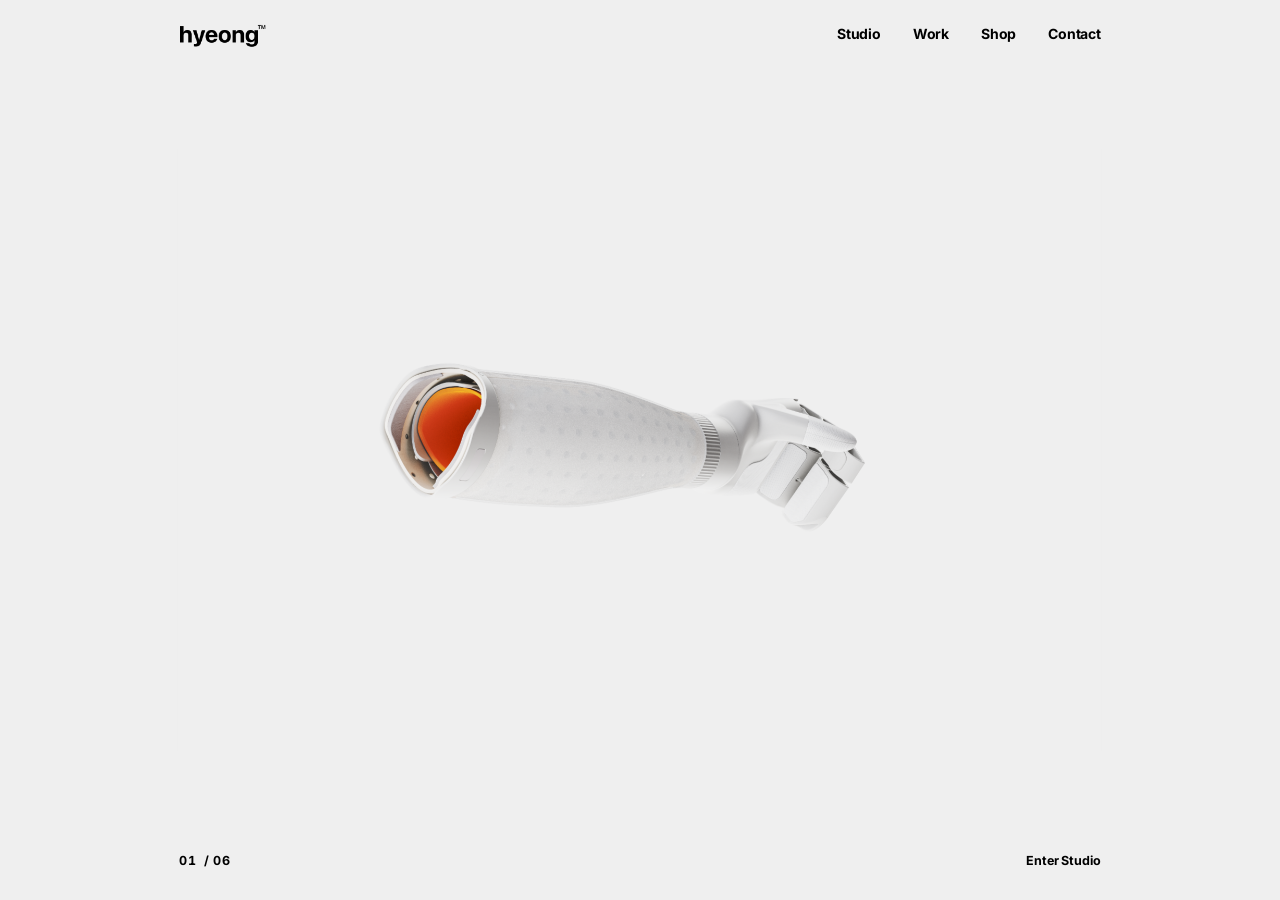
<file: index.html>
<!DOCTYPE html>
<html lang="ko">
<head>
  <meta charset="UTF-8">
  <meta name="viewport" content="width=device-width, initial-scale=1.0">
  <title>hyeong™</title>
  <meta name="description" content="hyeong™ — Design Studio">
  <link rel="stylesheet" href="css/style.css">
  <style>
    /* ===================================================
       hyeong™ 메인 커버 슬라이드쇼
       - Real Cover 이미지가 잘리지 않고 중앙에 집중감 있게 배치
       - 5초마다 부드럽고 우아하게 전환
       - 인위적인 상하 검정 페이드 제거
       =================================================== */
    html, body {
      height: 100%;
      overflow: hidden;
      background: #efefef;
      user-select: none;
    }

    /* 메인 커버 컨테이너 */
    .hero-slideshow-wrap {
      position: fixed;
      inset: 0;
      width: 100vw;
      height: 100vh;
      overflow: hidden;
      z-index: 1;
      display: flex;
      align-items: center;
      justify-content: center;
      background: #efefef;
    }

    /* 슬라이드 아이템들 (깔끔하고 신속한 크로스페이드) */
    .slide-item {
      position: absolute;
      inset: 0;
      width: 100%;
      height: 100%;
      display: flex;
      align-items: center;
      justify-content: center;
      padding: clamp(60px, 8vh, 100px) clamp(24px, 6vw, 80px);
      opacity: 0;
      visibility: hidden;
      z-index: 1;
      transition: opacity 0.4s ease, visibility 0.4s ease;
      will-change: opacity;
    }

    /* 직전 활성화 슬라이드: 새 슬라이드가 들어오는 동안 잔상 없이 신속히 퇴장 */
    .slide-item.is-previous {
      opacity: 0;
      visibility: visible;
      z-index: 1;
      transition: opacity 0.4s ease;
    }

    /* 현재 활성화 슬라이드 */
    .slide-item.is-active {
      opacity: 1;
      visibility: visible;
      z-index: 2;
      transition: opacity 0.4s ease;
    }

    /* 이미지가 잘리지 않고 단정하고 작게 보이도록 contain 처리 */
    .slide-item img {
      max-width: 82%;
      max-height: 72vh;
      width: auto;
      height: auto;
      object-fit: contain;
      object-position: center;
      display: block;
      margin: auto;
      pointer-events: none;
      filter: none; /* 외곽선 및 톤 차이(그림자 번짐) 방지를 위해 제거 */
    }

    /* 세로형 두 번째 이미지(DropMate)의 비율 및 단정한 크기 밸런스 */
    .slide-item img.img-dropmate {
      max-width: 45%;
      max-height: 68vh;
    }

    /* 상하 검정 페이드 제거: 깔끔한 투명 헤더 및 기존 사이트 톤 유지 */
    .site-header {
      background: transparent !important;
    }

    .logo img {
      filter: none; /* 오리지널 블랙 로고 유지 */
    }

    .main-nav a {
      color: #000000 !important; /* 순수 블랙 폰트 */
    }

    .main-nav a:hover {
      opacity: 0.5;
    }

    .menu-toggle span {
      background: #000000 !important;
    }

    /* 하단 미니멀 인디케이터 및 컨트롤 */
    .slide-footer-info {
      position: fixed;
      bottom: 28px;
      left: 0;
      width: 100%;
      padding: 0 var(--pad);
      display: flex;
      justify-content: space-between;
      align-items: center;
      font-size: 12.5px;
      font-weight: 700;
      letter-spacing: -0.1px;
      color: #000000;
      z-index: 20;
      pointer-events: auto;
    }

    .slide-counter {
      display: inline-flex;
      align-items: center;
      gap: 8px;
      letter-spacing: 0.5px;
      font-variant-numeric: tabular-nums;
    }

    .slide-enter-link {
      color: #000000;
      text-decoration: none;
      display: inline-flex;
      align-items: center;
      gap: 6px;
      transition: opacity 0.2s ease;
    }

    .slide-enter-link:hover {
      opacity: 0.5;
    }

    @media (max-width: 768px) {
      .slide-item {
        /* 모바일 헤더/푸터 공간 확보 및 좌우 여백을 줄여 가로형 이미지 캔버스가 크게 보이도록 설정 */
        padding: 55px 12px 65px;
      }
      /* 가로형 이미지(1, 3, 4, 5, 6번): 화면 너비에 맞게 시원하고 큼직하게 확대 */
      .slide-item img {
        max-width: 98%;
        max-height: 56vh;
      }
      /* 세로형 이미지(2번 DropMate): 다른 가로형 오브젝트들과 체감 크기가 균형을 이루도록 적절한 크기로 조정 */
      .slide-item img.img-dropmate {
        max-width: 32%;
        max-height: 40vh;
      }
    }
  </style>
</head>
<body>

  <!-- 헤더 (투명) -->
  <header class="site-header">
    <div class="header-inner">
      <a href="index.html" class="logo">
        <img src="LOGO.png" alt="hyeong™">
      </a>
      <button class="menu-toggle" aria-label="메뉴 열기">
        <span></span><span></span><span></span>
      </button>
      <nav class="main-nav">
        <a href="about.html">Studio</a>
        <a href="work.html">Work</a>
        <a href="https://smartstore.naver.com/hyeong_studio/products/13724689293" target="_blank" rel="noopener noreferrer">Shop</a>
        <a href="contact.html">Contact</a>
      </nav>
    </div>
  </header>

  <!-- 메인 Real Cover 슬라이드쇼 스테이지 -->
  <main class="hero-slideshow-wrap" id="slideshowWrap">

    <!-- Real Cover 이미지 6장 (새 파일명 반영) -->
    <div class="slide-item is-active" data-index="0">
      <img src="Real Cover/SITE/Frame 51.png" alt="hyeong™ Cover 01">
    </div>
    <div class="slide-item" data-index="1">
      <img src="Real Cover/SITE/DropMate-vertical.png" alt="hyeong™ Cover 02" class="img-dropmate">
    </div>
    <div class="slide-item" data-index="2">
      <img src="Real Cover/SITE/Frame 58.png" alt="hyeong™ Cover 03">
    </div>
    <div class="slide-item" data-index="3">
      <img src="Real Cover/SITE/Frame 59.png" alt="hyeong™ Cover 04">
    </div>
    <div class="slide-item" data-index="4">
      <img src="Real Cover/SITE/Frame 60.png" alt="hyeong™ Cover 05">
    </div>
    <div class="slide-item" data-index="5">
      <img src="Real Cover/SITE/Frame 61.png" alt="hyeong™ Cover 06">
    </div>

    <!-- 하단 미니멀 슬라이드 정보 -->
    <div class="slide-footer-info">
      <div class="slide-counter">
        <span id="currentSlideNum">01</span> / 06
      </div>

      <a href="about.html" class="slide-enter-link">Enter Studio</a>
    </div>

  </main>

  <script src="js/main.js"></script>
  <script>
    /* ── Real Cover 3초 자동 전환 슬라이드쇼 스크립트 ── */
    const slides = document.querySelectorAll('.slide-item');
    const currentNumEl = document.getElementById('currentSlideNum');
    const totalSlides = slides.length;
    let currentIndex = 0;
    const intervalDuration = 3000; // 3초 (3000ms)
    let slideTimer = null;

    function showSlide(index) {
      if (index === currentIndex && slides[index].classList.contains('is-active')) {
        return;
      }

      const prevIndex = currentIndex;
      const prevSlide = slides[prevIndex];
      const nextSlideEl = slides[index];

      // 이전 슬라이드는 밑(z-index: 1)에 그대로 두고, 새 슬라이드를 위(z-index: 2)에서 부드럽게 페이드인
      slides.forEach((slide) => {
        slide.classList.remove('is-previous');
      });

      if (prevSlide && prevSlide !== nextSlideEl) {
        prevSlide.classList.add('is-previous');
        prevSlide.classList.remove('is-active');
      }

      nextSlideEl.classList.add('is-active');

      // 번호 텍스트 갱신 (01 ~ 06)
      currentNumEl.textContent = String(index + 1).padStart(2, '0');
      currentIndex = index;

      // 트랜지션 완료(400ms) 후 이전 슬라이드의 클래스 정리
      setTimeout(() => {
        if (prevSlide && prevSlide !== slides[currentIndex]) {
          prevSlide.classList.remove('is-previous');
        }
      }, 420);
    }

    function nextSlide() {
      const nextIndex = (currentIndex + 1) % totalSlides;
      showSlide(nextIndex);
    }

    function startAutoSlide() {
      if (slideTimer) clearInterval(slideTimer);
      showSlide(0);
      slideTimer = setInterval(nextSlide, intervalDuration);
    }

    // 화면 클릭 시 다음 슬라이드로 넘어가는 직관적인 제스처 지원 (링크 및 헤더 제외)
    document.getElementById('slideshowWrap').addEventListener('click', (e) => {
      if (e.target.closest('a') || e.target.closest('header')) return;
      clearInterval(slideTimer);
      nextSlide();
      slideTimer = setInterval(nextSlide, intervalDuration);
    });

    // 키보드 좌우 방향키로도 슬라이드 제어 가능
    window.addEventListener('keydown', (e) => {
      if (e.key === 'ArrowRight' || e.key === ' ') {
        clearInterval(slideTimer);
        nextSlide();
        slideTimer = setInterval(nextSlide, intervalDuration);
      } else if (e.key === 'ArrowLeft') {
        clearInterval(slideTimer);
        const prevIndex = (currentIndex - 1 + totalSlides) % totalSlides;
        showSlide(prevIndex);
        slideTimer = setInterval(nextSlide, intervalDuration);
      }
    });

    // 시작
    startAutoSlide();
  </script>
</body>
</html>
</file>
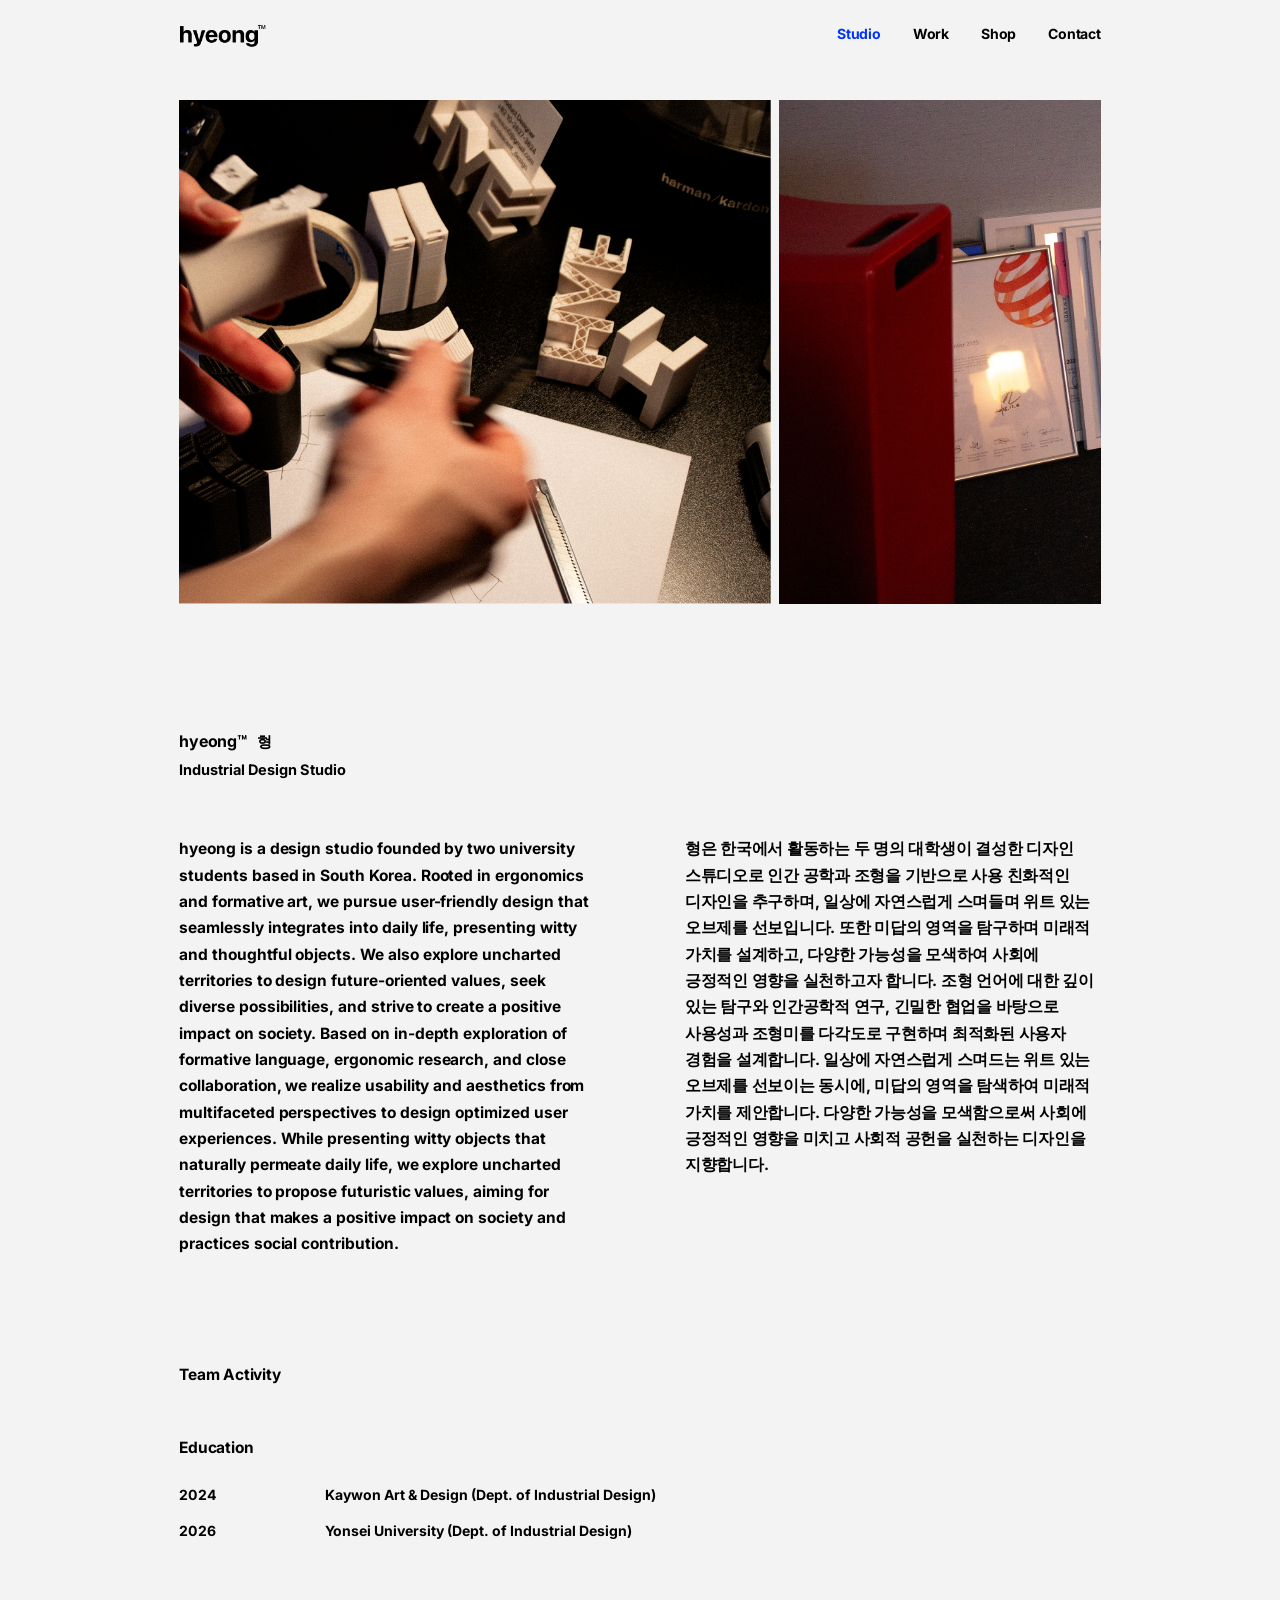
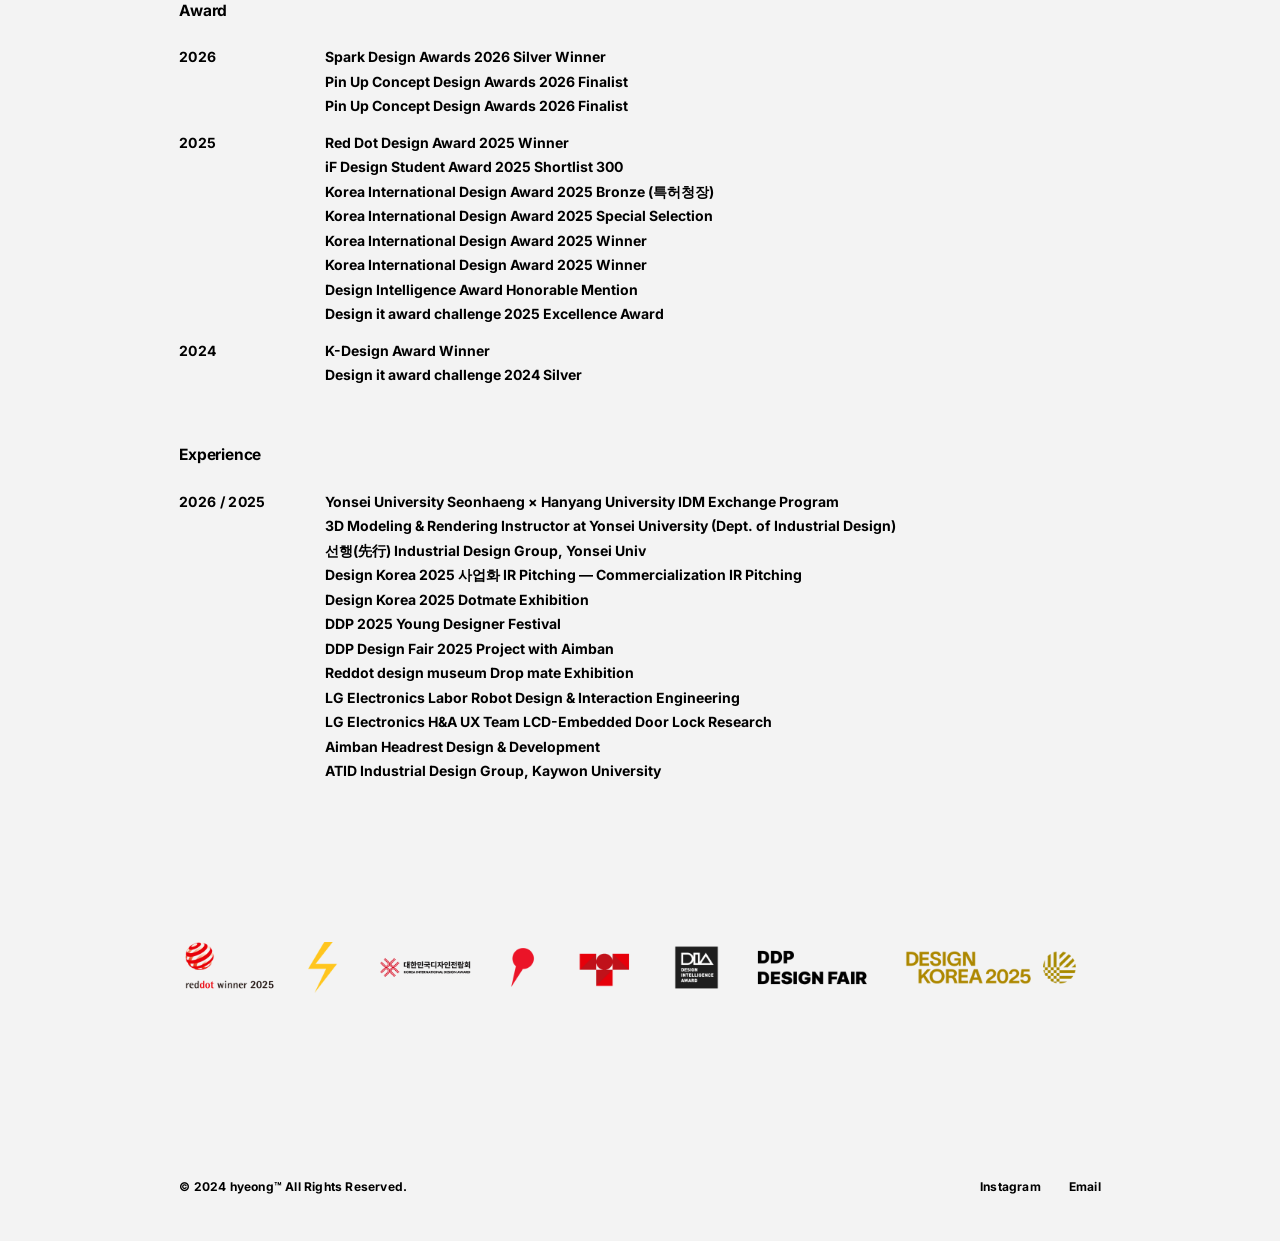
<file: about.html>
<!DOCTYPE html>
<html lang="ko">
<head>
  <meta charset="UTF-8">
  <meta name="viewport" content="width=device-width, initial-scale=1.0">
  <title>hyeong™ — Studio</title>
  <meta name="description" content="hyeong™ — 일상과 미래를 동시에 설계하는 디자인 스튜디오">
  <link rel="stylesheet" href="css/style.css">
  <style>
    /* ── 공통 글로벌 기본 스타일 (로컬 파일 직접 실행 시에도 100% 보장) ── */
    :root {
      --color-bg: #f3f3f3;
      --color-text: #000000;
      --font: 'Inter', -apple-system, BlinkMacSystemFont, 'Pretendard', sans-serif;
      --font-weight-bold: 700;
      --pad: 14vw;
      --header-h: 68px;
      --ease: cubic-bezier(0.25, 0.46, 0.45, 0.94);
    }
    *, *::before, *::after { margin: 0; padding: 0; box-sizing: border-box; }
    html { scroll-behavior: smooth; -webkit-font-smoothing: antialiased; }
    body {
      font-family: var(--font);
      font-weight: 700;
      font-size: 15px;
      line-height: 1.65;
      color: #000000;
      background: #f3f3f3;
      overflow-x: hidden;
    }
    a { color: inherit; text-decoration: none; }
    img { display: block; max-width: 100%; height: auto; }
    
    /* ── Studio 페이지 전용 스타일 ── */

    /* ① 연속 가로 갤러리 섹션 (글씨 시작 그리드 좌측 라인에 맞춰 정확히 마스킹/잘림) */
    .studio-gallery-section {
      margin-top: var(--header-h);
      padding: 32px var(--pad) 20px;
      width: 100%;
      overflow: hidden;
      position: relative;
    }

    .gallery-strip-container {
      width: 100%;
      overflow-x: auto;
      overflow-y: hidden;
      -webkit-overflow-scrolling: touch;
      scrollbar-width: none; /* Firefox */
      cursor: grab;
      user-select: none;
    }

    .gallery-strip-container::-webkit-scrollbar {
      display: none; /* Chrome, Safari */
    }

    .gallery-strip-container:active {
      cursor: grabbing;
    }

    .gallery-strip {
      display: inline-flex;
      align-items: center;
      gap: 6px;
      padding: 0;
      min-width: 100%;
    }

    .gallery-strip-item {
      flex-shrink: 0;
      display: flex;
      align-items: center;
      justify-content: center;
    }

    .gallery-strip-item img {
      height: 56vh;
      max-height: 640px;
      min-height: 320px;
      width: auto;
      object-fit: cover;
      display: block;
      pointer-events: none;
    }

    /* 갤러리에 마우스를 가져가면 저절로 나타나는 흰색 > 화살표 */
    .gallery-arrow {
      position: absolute;
      top: calc(32px + 28vh);
      transform: translateY(-50%);
      width: 48px;
      height: 48px;
      display: flex;
      align-items: center;
      justify-content: center;
      color: #ffffff;
      cursor: pointer;
      opacity: 0;
      pointer-events: none;
      transition: opacity 0.3s ease, transform 0.25s ease;
      z-index: 10;
      filter: drop-shadow(0 2px 8px rgba(0, 0, 0, 0.5));
      user-select: none;
      background: none;
      border: none;
      padding: 0;
    }

    .gallery-arrow-right {
      right: calc(var(--pad) + 14px);
    }

    .gallery-arrow-left {
      left: calc(var(--pad) + 14px);
    }

    .studio-gallery-section:hover .gallery-arrow {
      opacity: 0.85;
      pointer-events: auto;
    }

    .gallery-arrow:hover {
      opacity: 1 !important;
      transform: translateY(-50%) scale(1.15);
    }

    .gallery-arrow svg {
      width: 32px;
      height: 32px;
      stroke: #ffffff;
      stroke-width: 2.5;
      stroke-linecap: round;
      stroke-linejoin: round;
      fill: none;
    }

    /* ② 스튜디오 소개 섹션 (첨부 이미지 레이아웃: 좌측 영문, 우측 한글 좌우 2열 전개) */
    .studio-intro {
      padding: 96px var(--pad) 80px;
      width: 100%;
    }

    .intro-header {
      margin-bottom: 56px;
    }

    .intro-title-line {
      display: flex;
      align-items: baseline;
      gap: 10px;
      font-size: 16px;
      font-weight: 700;
      color: #000000;
      letter-spacing: -0.2px;
      margin-bottom: 4px;
    }

    .intro-name-en {
      font-size: 16px;
      font-weight: 700;
      color: #000000;
    }

    .intro-name-kr {
      font-size: 15px;
      font-weight: 700;
      color: #000000;
    }

    .intro-sub-role {
      font-size: 14.5px;
      font-weight: 700;
      line-height: 1.5;
      color: #000000;
    }

    /* 좌우 2열 본문 그리드 */
    .intro-columns-grid {
      display: grid;
      grid-template-columns: 1fr 1fr;
      gap: 7vw;
      align-items: start;
    }

    .intro-col {
      font-size: 15.5px;
      font-weight: 700;
      line-height: 1.7;
      color: #000000;
      word-break: keep-all;
    }

    .intro-col-en {
      letter-spacing: -0.05px;
    }

    .intro-col-kr {
      letter-spacing: -0.25px;
    }

    /* ③ 인물 소개 (Team) 섹션 — 상하 세로 1열 배치 & 하단 상세 소개 */
    .studio-team {
      padding: 32px var(--pad) 140px;
      width: 100%;
    }

    .team-section-header {
      font-size: 15.5px;
      font-weight: 700;
      letter-spacing: -0.2px;
      color: #000000;
      margin-bottom: 48px;
    }

    .team-list {
      display: flex;
      flex-direction: column;
      gap: 110px;
    }

    .person-card {
      display: flex;
      flex-direction: column;
      width: 100%;
    }

    .person-images-row {
      display: flex;
      align-items: stretch;
      gap: 16px;
      margin-bottom: 28px;
    }

    .person-image-wrap {
      width: 100%;
      max-width: 440px;
      aspect-ratio: 686 / 1024;
      overflow: hidden;
      margin-bottom: 28px;
      background: #f4f4f4;
    }

    .person-images-row .person-image-wrap {
      margin-bottom: 0;
      flex: 1;
      max-width: 440px;
    }

    .person-image-wrap img {
      width: 100%;
      height: 100%;
      object-fit: cover;
      display: block;
    }

    .person-image-sub {
      width: 100%;
      flex: 1;
      max-width: 440px;
      aspect-ratio: 686 / 1024;
      overflow: hidden;
      background: #f4f4f4;
    }

    .person-image-sub img {
      width: 100%;
      height: 100%;
      object-fit: cover;
      object-position: 32% center;
      display: block;
    }

    @media (max-width: 768px) {
      .person-images-row {
        flex-direction: column;
      }
      .person-images-row .person-image-wrap,
      .person-image-sub {
        max-width: 100%;
      }
    }

    .person-header {
      margin-bottom: 24px;
    }

    .person-name-line {
      display: flex;
      align-items: baseline;
      gap: 10px;
      font-size: 16px;
      font-weight: 700;
      color: #000000;
      letter-spacing: -0.2px;
      margin-bottom: 4px;
    }

    .person-role {
      font-size: 14.5px;
      font-weight: 700;
      color: #000000;
    }

    .person-bio-grid {
      display: flex;
      flex-direction: column;
      gap: 16px;
      max-width: 900px;
    }

    .person-bio-col {
      font-size: 15.5px;
      font-weight: 700;
      line-height: 1.7;
      color: #000000;
      word-break: keep-all;
    }

    .person-bio-col.en {
      letter-spacing: -0.05px;
    }

    .person-bio-col.kr {
      letter-spacing: -0.25px;
    }

    /* ④ 팀 활동 / 커리어 섹션 */
    .studio-career {
      padding: 24px var(--pad) 80px;
      width: 100%;
    }

    /* ⑤ 어워드 및 파트너 로고 배너 (맨 아래) */
    .studio-awards-banner {
      padding: 24px var(--pad) 140px;
      width: 100%;
    }

    .awards-banner-img {
      width: 100%;
      max-width: 900px;
      height: auto;
      display: block;
      object-fit: contain;
      image-rendering: -webkit-optimize-contrast;
    }

    .career-section-header {
      font-size: 15.5px;
      font-weight: 700;
      letter-spacing: -0.2px;
      color: #000000;
      margin-bottom: 48px;
    }

    .career-block {
      margin-bottom: 48px;
    }

    .career-cat {
      font-size: 15.5px;
      font-weight: 700;
      letter-spacing: -0.2px;
      color: #000000;
      margin-bottom: 16px;
    }

    .career-row {
      display: flex;
      align-items: baseline;
      gap: 36px;
      padding: 6px 0;
    }

    .career-year {
      flex: 0 0 110px;
      font-size: 14px;
      font-weight: 700;
      color: #000000;
      letter-spacing: 0.3px;
    }

    .career-items {
      flex: 1;
    }

    .career-item {
      font-size: 14px;
      font-weight: 700;
      color: #000000;
      line-height: 1.75;
    }

    /* 반응형 */
    @media (max-width: 900px) {
      .intro-columns-grid {
        grid-template-columns: 1fr;
        gap: 36px;
      }
      .gallery-strip-item img {
        height: 36vh;
        min-height: 220px;
      }
      .studio-intro {
        padding: 64px var(--pad) 48px;
      }
      .intro-col {
        font-size: 14.5px;
      }
      .career-row {
        flex-direction: column;
        gap: 2px;
      }
      .career-year {
        flex: none;
      }
    }
  </style>
</head>
<body>

  <!-- 헤더 -->
  <header class="site-header">
    <div class="header-inner">
      <a href="index.html" class="logo">
        <img src="LOGO.png" alt="hyeong™">
      </a>
      <button class="menu-toggle" aria-label="메뉴 열기">
        <span></span><span></span><span></span>
      </button>
      <nav class="main-nav">
        <a href="about.html" class="active">Studio</a>
        <a href="work.html">Work</a>
        <a href="https://smartstore.naver.com/hyeong_studio/products/13724689293" target="_blank" rel="noopener noreferrer">Shop</a>
        <a href="contact.html">Contact</a>
      </nav>
    </div>
  </header>

  <main>

    <!-- ① 이미지 갤러리 (자연스럽게 이어지며 스크롤되는 스트립) -->
    <section class="studio-gallery-section">
      <div class="gallery-strip-container" id="galleryContainer">
        <div class="gallery-strip" id="galleryStrip">
          <div class="gallery-strip-item"><img src="00-PORTFOLIO_WEBSITE/cover-01.png" alt="hyeong™ studio 01"></div>
          <div class="gallery-strip-item"><img src="00-PORTFOLIO_WEBSITE/new-05.jpg" alt="hyeong™ awards"></div>
          <div class="gallery-strip-item"><img src="00-PORTFOLIO_WEBSITE/activity-01.jpg" alt="hyeong™ activity 01"></div>
          <div class="gallery-strip-item"><img src="00-PORTFOLIO_WEBSITE/activity-02-bw.jpg" alt="hyeong™ activity 02" style="filter: grayscale(100%);"></div>
          <div class="gallery-strip-item"><img src="00-PORTFOLIO_WEBSITE/cover-02.png" alt="hyeong™ studio 02"></div>
          <div class="gallery-strip-item"><img src="00-PORTFOLIO_WEBSITE/cover-06.png" alt="hyeong™ studio 06"></div>
          <div class="gallery-strip-item"><img src="00-PORTFOLIO_WEBSITE/cover-03.png" alt="hyeong™ studio 03"></div>
          <div class="gallery-strip-item"><img src="00-PORTFOLIO_WEBSITE/cover-04.png" alt="hyeong™ studio 04"></div>
          <div class="gallery-strip-item"><img src="00-PORTFOLIO_WEBSITE/cover-05.png" alt="hyeong™ studio 05"></div>
          <div class="gallery-strip-item"><img src="00-PORTFOLIO_WEBSITE/cover-07.png" alt="hyeong™ studio 07"></div>
          <div class="gallery-strip-item"><img src="00-PORTFOLIO_WEBSITE/cover-08.png" alt="hyeong™ studio 08"></div>
          <div class="gallery-strip-item"><img src="00-PORTFOLIO_WEBSITE/cover-09.png" alt="hyeong™ studio 09"></div>
          <div class="gallery-strip-item"><img src="00-PORTFOLIO_WEBSITE/cover-10.png" alt="hyeong™ studio 10"></div>
          <div class="gallery-strip-item"><img src="00-PORTFOLIO_WEBSITE/cover-11.png" alt="hyeong™ studio 11"></div>
          <div class="gallery-strip-item"><img src="00-PORTFOLIO_WEBSITE/new-01.png" alt="hyeong™ studio work 01"></div>
          <div class="gallery-strip-item"><img src="00-PORTFOLIO_WEBSITE/new-02.png" alt="hyeong™ studio work 02"></div>
          <div class="gallery-strip-item"><img src="00-PORTFOLIO_WEBSITE/new-03.jpg" alt="hyeong™ studio work 03"></div>
          <div class="gallery-strip-item"><img src="00-PORTFOLIO_WEBSITE/new-04.png" alt="hyeong™ studio work 04"></div>
        </div>
      </div>

      <!-- 호버 시 나타나는 미니멀 흰색 화살표 (클릭 시 가로 스크롤) -->
      <button class="gallery-arrow gallery-arrow-left" id="galleryArrowLeft" aria-label="이전 이미지">
        <svg viewBox="0 0 24 24">
          <polyline points="15 18 9 12 15 6"></polyline>
        </svg>
      </button>
      <button class="gallery-arrow gallery-arrow-right" id="galleryArrowRight" aria-label="다음 이미지">
        <svg viewBox="0 0 24 24">
          <polyline points="9 6 15 12 9 18"></polyline>
        </svg>
      </button>
    </section>

    <!-- ② 스튜디오 소개 (첨부 이미지 레이아웃: 좌측 영문, 우측 한글 좌우 2열 전개) -->
    <section class="studio-intro">
      <div class="intro-header">
        <div class="intro-title-line">
          <span class="intro-name-en">hyeong™</span>
          <span class="intro-name-kr">형</span>
        </div>
        <p class="intro-sub-role">
          Industrial Design Studio
        </p>
      </div>

      <div class="intro-columns-grid">
        <!-- 좌측: 영문 본문 -->
        <div class="intro-col intro-col-en">
          <p>
            hyeong is a design studio founded by two university students based in South Korea. Rooted in ergonomics and formative art, we pursue user-friendly design that seamlessly integrates into daily life, presenting witty and thoughtful objects. We also explore uncharted territories to design future-oriented values, seek diverse possibilities, and strive to create a positive impact on society. Based on in-depth exploration of formative language, ergonomic research, and close collaboration, we realize usability and aesthetics from multifaceted perspectives to design optimized user experiences. While presenting witty objects that naturally permeate daily life, we explore uncharted territories to propose futuristic values, aiming for design that makes a positive impact on society and practices social contribution.
          </p>
        </div>

        <!-- 우측: 한국어 본문 -->
        <div class="intro-col intro-col-kr">
          <p>
            형은 한국에서 활동하는 두 명의 대학생이 결성한 디자인 스튜디오로 인간 공학과 조형을 기반으로 사용 친화적인 디자인을 추구하며, 일상에 자연스럽게 스며들며 위트 있는 오브제를 선보입니다. 또한 미답의 영역을 탐구하며 미래적 가치를 설계하고, 다양한 가능성을 모색하여 사회에 긍정적인 영향을 실천하고자 합니다. 조형 언어에 대한 깊이 있는 탐구와 인간공학적 연구, 긴밀한 협업을 바탕으로 사용성과 조형미를 다각도로 구현하며 최적화된 사용자 경험을 설계합니다. 일상에 자연스럽게 스며드는 위트 있는 오브제를 선보이는 동시에, 미답의 영역을 탐색하여 미래적 가치를 제안합니다. 다양한 가능성을 모색함으로써 사회에 긍정적인 영향을 미치고 사회적 공헌을 실천하는 디자인을 지향합니다.
          </p>
        </div>
      </div>
    </section>

    <!-- ③ 팀 활동 / 커리어 -->
    <section class="studio-career">
      <h2 class="career-section-header">Team Activity</h2>

      <!-- Education (산업디자인학과 명시) -->
      <div class="career-block">
        <p class="career-cat">Education</p>
        <div class="career-row">
          <span class="career-year">2024</span>
          <div class="career-items">
            <p class="career-item">Kaywon Art &amp; Design (Dept. of Industrial Design)</p>
          </div>
        </div>
        <div class="career-row">
          <span class="career-year">2026</span>
          <div class="career-items">
            <p class="career-item">Yonsei University (Dept. of Industrial Design)</p>
          </div>
        </div>
      </div>

      <!-- Award -->
      <div class="career-block">
        <p class="career-cat">Award</p>
        <div class="career-row">
          <span class="career-year">2026</span>
          <div class="career-items">
            <p class="career-item">Spark Design Awards 2026 Silver Winner</p>
            <p class="career-item">Pin Up Concept Design Awards 2026 Finalist</p>
            <p class="career-item">Pin Up Concept Design Awards 2026 Finalist</p>
          </div>
        </div>
        <div class="career-row">
          <span class="career-year">2025</span>
          <div class="career-items">
            <p class="career-item">Red Dot Design Award 2025 Winner</p>
            <p class="career-item">iF Design Student Award 2025 Shortlist 300</p>
            <p class="career-item">Korea International Design Award 2025 Bronze (특허청장)</p>
            <p class="career-item">Korea International Design Award 2025 Special Selection</p>
            <p class="career-item">Korea International Design Award 2025 Winner</p>
            <p class="career-item">Korea International Design Award 2025 Winner</p>
            <p class="career-item">Design Intelligence Award Honorable Mention</p>
            <p class="career-item">Design it award challenge 2025 Excellence Award</p>
          </div>
        </div>
        <div class="career-row">
          <span class="career-year">2024</span>
          <div class="career-items">
            <p class="career-item">K-Design Award Winner</p>
            <p class="career-item">Design it award challenge 2024 Silver</p>
          </div>
        </div>
      </div>

      <!-- Experience -->
      <div class="career-block">
        <p class="career-cat">Experience</p>
        <div class="career-row">
          <span class="career-year">2026 / 2025</span>
          <div class="career-items">
            <p class="career-item">Yonsei University Seonhaeng × Hanyang University IDM Exchange Program</p>
            <p class="career-item">3D Modeling &amp; Rendering Instructor at Yonsei University (Dept. of Industrial Design)</p>
            <p class="career-item">선행(先行) Industrial Design Group, Yonsei Univ</p>
            <p class="career-item">Design Korea 2025 사업화 IR Pitching — Commercialization IR Pitching</p>
            <p class="career-item">Design Korea 2025 Dotmate Exhibition</p>
            <p class="career-item">DDP 2025 Young Designer Festival</p>
            <p class="career-item">DDP Design Fair 2025 Project with Aimban</p>
            <p class="career-item">Reddot design museum Drop mate Exhibition</p>
            <p class="career-item">LG Electronics Labor Robot Design &amp; Interaction Engineering</p>
            <p class="career-item">LG Electronics H&amp;A UX Team LCD-Embedded Door Lock Research</p>
            <p class="career-item">Aimban Headrest Design &amp; Development</p>
            <p class="career-item">ATID Industrial Design Group, Kaywon University</p>
          </div>
        </div>
      </div>

    </section>

    <!-- ⑤ 어워드 및 파트너 로고 배너 (맨 아래) -->
    <section class="studio-awards-banner">
      <img class="awards-banner-img" src="00-PORTFOLIO_WEBSITE/Group 2147228923.png" alt="Awards &amp; Partners — Red Dot, Spark Design Awards, KDM, Pin Up, DIA, DDP Design Fair, Design Korea">
    </section>

  </main>

  <!-- 푸터 -->
  <footer class="site-footer">
    <div class="footer-inner">
      <p class="footer-copyright">© 2024 hyeong™ All Rights Reserved.</p>
      <div class="footer-links">
        <a href="https://www.instagram.com/hyeong2_studio?utm_source=ig_web_button_share_sheet&stkn=ZDNlZDc0MzIxNw" target="_blank" rel="noopener">Instagram</a>
        <a href="mailto:yubi@studiohyeong.com">Email</a>
      </div>
    </div>
  </footer>

  <script src="js/main.js"></script>
  <script>
    /* ── 이미지 스트립 자연스러운 자동 스크롤 & 마우스 호버 가속 & 무한 루프 ── */
    window.addEventListener('DOMContentLoaded', () => {
      const container = document.getElementById('galleryContainer');
      const strip = document.getElementById('galleryStrip');
      if (!container || !strip) return;

      // 이미지 스트립 복제 (자연스럽고 끊김 없는 무한 스크롤 구현)
      const originalItems = Array.from(strip.children);
      originalItems.forEach(item => {
        const clone = item.cloneNode(true);
        strip.appendChild(clone);
      });

      let isDown = false;
      let startX = 0;
      let scrollLeftPos = 0;
      let isHovered = false;

      // 기본 속도 및 호버 시 가속 속도 (px per frame, 부드러운 보간 적용)
      const baseSpeed = 2.0;      // 평상시 시원하고 기분 좋게 흘러가는 자동 속도
      const fastSpeed = 5.5;      // 마우스를 올렸을 때 더욱 시원하게 가속되는 속도
      let currentSpeed = baseSpeed;
      let targetSpeed = baseSpeed;

      container.addEventListener('mouseenter', () => {
        isHovered = true;
        targetSpeed = fastSpeed;
      });

      container.addEventListener('mouseleave', () => {
        isHovered = false;
        targetSpeed = baseSpeed;
        if (isDown) isDown = false;
      });

      // RAF를 이용한 끊김 없는 부드러운 자동 스크롤 루프
      function autoScrollLoop() {
        currentSpeed += (targetSpeed - currentSpeed) * 0.08;

        if (!isDown) {
          container.scrollLeft += currentSpeed;

          const halfWidth = strip.scrollWidth / 2;
          if (halfWidth > 0) {
            if (container.scrollLeft >= halfWidth) {
              container.scrollLeft -= halfWidth;
            } else if (container.scrollLeft <= 0 && currentSpeed < 0) {
              container.scrollLeft += halfWidth;
            }
          }
        }

        requestAnimationFrame(autoScrollLoop);
      }

      // 마우스 드래그 인터랙션 지원
      container.addEventListener('mousedown', (e) => {
        isDown = true;
        startX = e.pageX - container.offsetLeft;
        scrollLeftPos = container.scrollLeft;
      });

      window.addEventListener('mouseup', () => {
        isDown = false;
      });

      window.addEventListener('mousemove', (e) => {
        if (!isDown) return;
        e.preventDefault();
        const x = e.pageX - container.offsetLeft;
        const walk = (x - startX) * 1.5;
        container.scrollLeft = scrollLeftPos - walk;

        const halfWidth = strip.scrollWidth / 2;
        if (halfWidth > 0) {
          if (container.scrollLeft >= halfWidth) {
            container.scrollLeft -= halfWidth;
            scrollLeftPos -= halfWidth;
          } else if (container.scrollLeft <= 0) {
            container.scrollLeft += halfWidth;
            scrollLeftPos += halfWidth;
          }
        }
      });

      // 마우스 휠 지원 (가로 스크롤 매핑)
      container.addEventListener('wheel', (e) => {
        if (Math.abs(e.deltaY) > Math.abs(e.deltaX)) {
          e.preventDefault();
          container.scrollLeft += e.deltaY;
          const halfWidth = strip.scrollWidth / 2;
          if (halfWidth > 0) {
            if (container.scrollLeft >= halfWidth) {
              container.scrollLeft -= halfWidth;
            } else if (container.scrollLeft <= 0) {
              container.scrollLeft += halfWidth;
            }
          }
        }
      }, { passive: false });

      // 좌우 화살표 버튼 클릭 시 빠른 스킵 지원
      const arrowLeft = document.getElementById('galleryArrowLeft');
      const arrowRight = document.getElementById('galleryArrowRight');

      if (arrowRight) {
        arrowRight.addEventListener('click', (e) => {
          e.stopPropagation();
          container.scrollLeft += window.innerWidth * 0.45;
          const halfWidth = strip.scrollWidth / 2;
          if (halfWidth > 0 && container.scrollLeft >= halfWidth) {
            container.scrollLeft -= halfWidth;
          }
        });
      }

      if (arrowLeft) {
        arrowLeft.addEventListener('click', (e) => {
          e.stopPropagation();
          container.scrollLeft -= window.innerWidth * 0.45;
          const halfWidth = strip.scrollWidth / 2;
          if (halfWidth > 0 && container.scrollLeft <= 0) {
            container.scrollLeft += halfWidth;
          }
        });
      }

      // 루프 실행 시작
      requestAnimationFrame(autoScrollLoop);
    });
  </script>
</body>
</html>
</file>
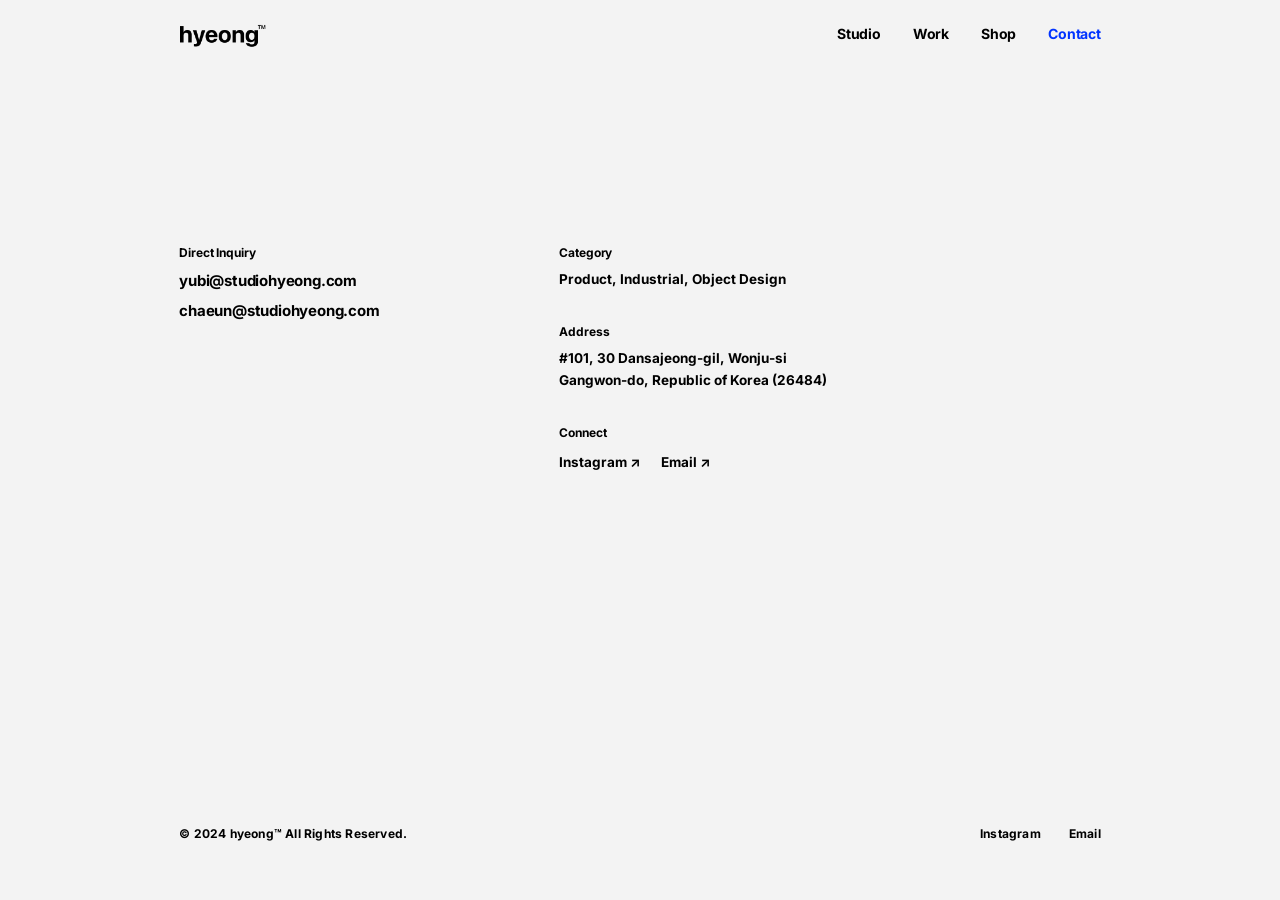
<file: contact.html>
<!DOCTYPE html>
<html lang="ko">
<head>
  <meta charset="UTF-8">
  <meta name="viewport" content="width=device-width, initial-scale=1.0">
  <title>Contact — hyeong™</title>
  <meta name="description" content="hyeong™ Studio — Contact">
  <link rel="stylesheet" href="css/style.css">
  <style>
    /* Contact 전용 절제된 2열 스튜디오 레이아웃 */
    .contact-main {
      padding-top: var(--header-h);
      min-height: calc(100vh - 120px);
      display: flex;
      flex-direction: column;
      justify-content: center;
    }

    .contact-container {
      width: 100%;
      max-width: 1000px;
      padding: 40px var(--pad) 100px;
      /* 화면 중간에서 살짝 위에 안정감 있게 위치하도록 상단 오프셋 조정 */
      transform: translateY(-4vh);
    }

    /* 상단 비대칭 2열 그리드 (컨텐츠를 좌측으로 치우치게 집중) */
    .contact-hero-split {
      display: grid;
      grid-template-columns: 320px minmax(280px, 480px);
      gap: 40px 60px;
      align-items: start;
      margin-bottom: 0;
    }

    /* 좌측: 타이틀 및 문의 안내 */
    .contact-hero-left {
      display: flex;
      flex-direction: column;
    }

    .contact-headline {
      font-size: 26px;
      font-weight: 700;
      line-height: 1.35;
      letter-spacing: -0.4px;
      color: #000000;
      margin-bottom: 24px;
      word-break: keep-all;
    }

    .contact-subtext {
      font-size: 14px;
      font-weight: 700;
      line-height: 1.65;
      color: #000000;
      max-width: 520px;
      margin-bottom: 36px;
      word-break: keep-all;
    }

    .contact-primary-action {
      display: flex;
      flex-direction: column;
      gap: 6px;
    }

    .contact-action-label {
      font-size: 12px;
      font-weight: 700;
      letter-spacing: -0.1px;
      color: #000000;
    }

    .contact-mail-list {
      display: flex;
      flex-direction: column;
      gap: 6px;
    }

    .contact-mail-big {
      font-size: 15px;
      font-weight: 700;
      letter-spacing: -0.2px;
      color: #000000;
      text-decoration: none;
      display: inline-flex;
      align-items: center;
      gap: 4px;
      transition: opacity 0.2s ease;
      width: fit-content;
    }

    .contact-mail-big:hover {
      opacity: 0.5;
    }

    /* 우측: 주소 및 연결 정보 */
    .contact-hero-right {
      display: flex;
      flex-direction: column;
      gap: 32px;
    }

    .contact-info-card {
      display: flex;
      flex-direction: column;
      gap: 6px;
    }

    .contact-info-label {
      font-size: 12px;
      font-weight: 700;
      letter-spacing: -0.1px;
      color: #000000;
    }

    .contact-info-content {
      font-size: 13.5px;
      font-weight: 700;
      line-height: 1.6;
      color: #000000;
      word-break: keep-all;
    }

    .contact-info-content p {
      margin: 0;
    }

    .contact-links-row {
      display: flex;
      flex-wrap: wrap;
      gap: 20px;
      margin-top: 2px;
    }

    .contact-link-pill {
      font-size: 13.5px;
      font-weight: 700;
      color: #000000;
      text-decoration: none;
      display: inline-flex;
      align-items: center;
      gap: 2px;
      transition: opacity 0.2s ease;
    }

    .contact-link-pill:hover {
      opacity: 0.5;
    }

    /* 반응형 */
    @media (max-width: 900px) {
      .contact-main {
        min-height: auto;
        justify-content: flex-start;
      }
      .contact-container {
        transform: none;
        padding: 50px var(--pad) 80px;
      }
      .contact-hero-split {
        grid-template-columns: 1fr;
        gap: 40px;
        margin-bottom: 0;
      }
    }

    @media (max-width: 640px) {
      .contact-container {
        padding: 40px var(--pad) 70px;
      }
      .contact-hero-right {
        gap: 28px;
      }
    }
  </style>
</head>
<body>

  <!-- 헤더 -->
  <header class="site-header">
    <div class="header-inner">
      <a href="index.html" class="logo">
        <img src="LOGO.png" alt="hyeong™">
      </a>
      <button class="menu-toggle" aria-label="메뉴 열기">
        <span></span><span></span><span></span>
      </button>
      <nav class="main-nav">
        <a href="about.html">Studio</a>
        <a href="work.html">Work</a>
        <a href="https://smartstore.naver.com/hyeong_studio/products/13724689293" target="_blank" rel="noopener noreferrer">Shop</a>
        <a href="contact.html" class="active">Contact</a>
      </nav>
    </div>
  </header>

  <main class="contact-main">
    <div class="contact-container">
      
      <!-- 상단 비대칭 2열 볼드 레이아웃 -->
      <div class="contact-hero-split">

        <!-- 좌측: 독창적인 대형 타이포그래피 & 메인 이메일 -->
        <div class="contact-hero-left">


          <div class="contact-primary-action">
            <span class="contact-action-label">Direct Inquiry</span>
            <div class="contact-mail-list">
              <a href="mailto:yubi@studiohyeong.com" class="contact-mail-big">
                yubi@studiohyeong.com
              </a>
              <a href="mailto:chaeun@studiohyeong.com" class="contact-mail-big">
                chaeun@studiohyeong.com
              </a>
            </div>
          </div>
        </div>

        <!-- 우측: 스튜디오 상세 정보 & 채널 -->
        <div class="contact-hero-right">
          
          <div class="contact-info-card">
            <span class="contact-info-label">Category</span>
            <div class="contact-info-content">
              <p>Product, Industrial, Object Design</p>
            </div>
          </div>

          <div class="contact-info-card">
            <span class="contact-info-label">Address</span>
            <div class="contact-info-content">
              <p>#101, 30 Dansajeong-gil, Wonju-si</p>
              <p>Gangwon-do, Republic of Korea (26484)</p>
            </div>
          </div>

          <div class="contact-info-card">
            <span class="contact-info-label">Connect</span>
            <div class="contact-links-row">
              <a href="https://www.instagram.com/hyeong2_studio?utm_source=ig_web_button_share_sheet&stkn=ZDNlZDc0MzIxNw" target="_blank" rel="noopener" class="contact-link-pill">
                Instagram ↗
              </a>
              <a href="mailto:yubi@studiohyeong.com" class="contact-link-pill">
                Email ↗
              </a>
            </div>
          </div>

        </div>

      </div>



    </div>
  </main>

  <!-- 푸터 -->
  <footer class="site-footer">
    <div class="footer-inner">
      <p class="footer-copyright">© 2024 hyeong™ All Rights Reserved.</p>
      <div class="footer-links">
        <a href="https://www.instagram.com/hyeong2_studio?utm_source=ig_web_button_share_sheet&stkn=ZDNlZDc0MzIxNw" target="_blank" rel="noopener">Instagram</a>
        <a href="mailto:yubi@studiohyeong.com">Email</a>
      </div>
    </div>
  </footer>

  <script src="js/main.js"></script>
</body>
</html>
</file>
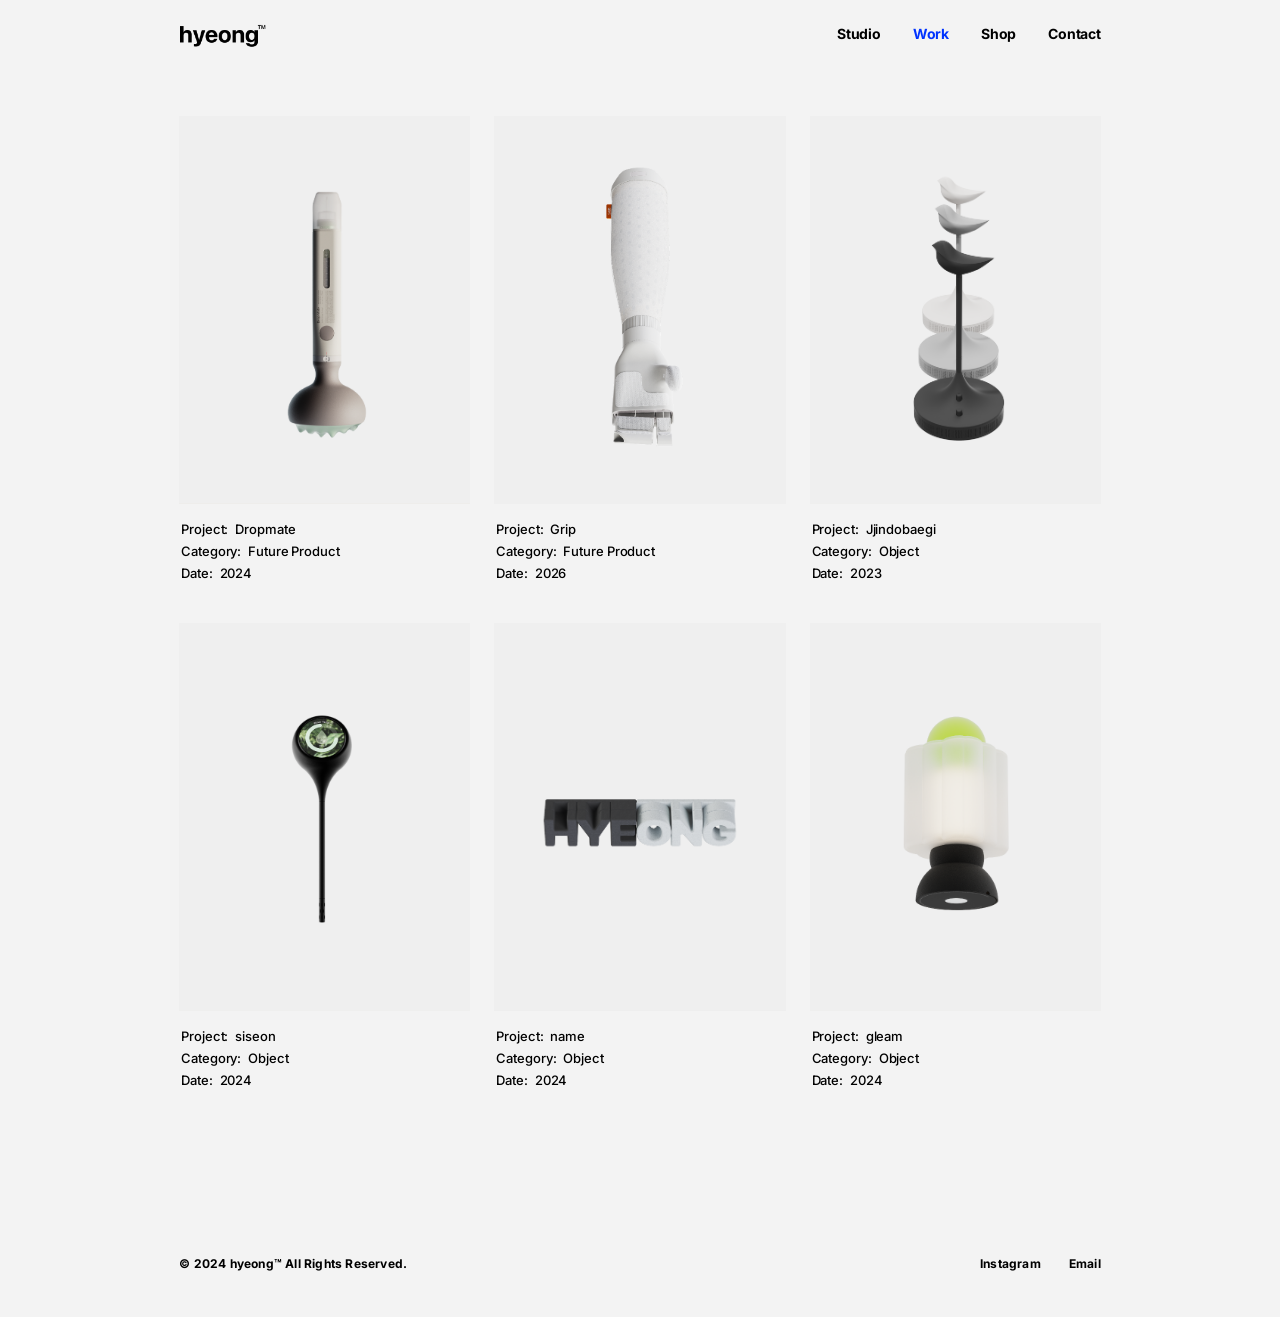
<file: work.html>
<!DOCTYPE html>
<html lang="ko">
<head>
  <meta charset="UTF-8">
  <meta name="viewport" content="width=device-width, initial-scale=1.0">
  <title>Work — hyeong™</title>
  <meta name="description" content="hyeong™ — 프로젝트 포트폴리오">
  <link rel="stylesheet" href="css/style.css">
</head>
<body>

  <!-- 헤더 -->
  <header class="site-header">
    <div class="header-inner">
      <a href="index.html" class="logo">
        <img src="LOGO.png" alt="hyeong™">
      </a>
      <button class="menu-toggle" aria-label="메뉴 열기">
        <span></span>
        <span></span>
        <span></span>
      </button>
      <nav class="main-nav">
        <a href="about.html">Studio</a>
        <a href="work.html" class="active">Work</a>
        <a href="https://smartstore.naver.com/hyeong_studio/products/13724689293" target="_blank" rel="noopener noreferrer">Shop</a>
        <a href="contact.html">Contact</a>
      </nav>
    </div>
  </header>

  <!-- 메인 콘텐츠 -->
  <main class="main-content">
    <section class="projects-section">
      <div class="content-wrapper">
        <div class="projects-grid">

          <!-- 프로젝트 1: Dropmate -->
          <article class="project-card fade-in">
            <a href="works/dropmate.html">
              <div class="project-card__image-wrap">
                <img src="01-WORK-COVERS/Dropmate-new.png" alt="Dropmate">
              </div>
              <div class="project-card__info">
                <div class="project-card__meta-line"><span>Project:</span> Dropmate</div>
                <div class="project-card__meta-line"><span>Category:</span> Future Product</div>
                <div class="project-card__meta-line"><span>Date:</span> 2024</div>
              </div>
            </a>
          </article>

          <!-- 프로젝트 2: Grip -->
          <article class="project-card fade-in">
            <a href="works/grip.html">
              <div class="project-card__image-wrap">
                <img src="01-WORK-COVERS/Grip-cover.png" alt="Grip">
              </div>
              <div class="project-card__info">
                <div class="project-card__meta-line"><span>Project:</span> Grip</div>
                <div class="project-card__meta-line"><span>Category:</span> Future Product</div>
                <div class="project-card__meta-line"><span>Date:</span> 2026</div>
              </div>
            </a>
          </article>

          <!-- 프로젝트 3: Jjindobaegi -->
          <article class="project-card fade-in">
            <a href="works/jin.html">
              <div class="project-card__image-wrap">
                <img src="01-WORK-COVERS/Jin.png" alt="Jjindobaegi">
              </div>
              <div class="project-card__info">
                <div class="project-card__meta-line"><span>Project:</span> Jjindobaegi</div>
                <div class="project-card__meta-line"><span>Category:</span> Object</div>
                <div class="project-card__meta-line"><span>Date:</span> 2023</div>
              </div>
            </a>
          </article>

          <!-- 프로젝트 4: siseon -->
          <article class="project-card fade-in">
            <a href="works/siseon.html">
              <div class="project-card__image-wrap">
                <img src="01-WORK-COVERS/siseon.png" alt="siseon">
              </div>
              <div class="project-card__info">
                <div class="project-card__meta-line"><span>Project:</span> siseon</div>
                <div class="project-card__meta-line"><span>Category:</span> Object</div>
                <div class="project-card__meta-line"><span>Date:</span> 2024</div>
              </div>
            </a>
          </article>

          <!-- 프로젝트 5: name -->
          <article class="project-card fade-in">
            <a href="works/name.html">
              <div class="project-card__image-wrap">
                <img src="01-WORK-COVERS/name.png" alt="name">
              </div>
              <div class="project-card__info">
                <div class="project-card__meta-line"><span>Project:</span> name</div>
                <div class="project-card__meta-line"><span>Category:</span> Object</div>
                <div class="project-card__meta-line"><span>Date:</span> 2024</div>
              </div>
            </a>
          </article>

          <!-- 프로젝트 6: gleam -->
          <article class="project-card fade-in">
            <a href="works/gleam.html">
              <div class="project-card__image-wrap">
                <img src="01-WORK-COVERS/gleam.png" alt="gleam">
              </div>
              <div class="project-card__info">
                <div class="project-card__meta-line"><span>Project:</span> gleam</div>
                <div class="project-card__meta-line"><span>Category:</span> Object</div>
                <div class="project-card__meta-line"><span>Date:</span> 2024</div>
              </div>
            </a>
          </article>

        </div>
      </div>
    </section>
  </main>

  <!-- 푸터 -->
  <footer class="site-footer">
    <div class="footer-inner">
      <p class="footer-copyright">© 2024 hyeong™ All Rights Reserved.</p>
      <div class="footer-links">
        <a href="https://www.instagram.com/hyeong2_studio?utm_source=ig_web_button_share_sheet&stkn=ZDNlZDc0MzIxNw" target="_blank" rel="noopener">Instagram</a>
        <a href="mailto:yubi@studiohyeong.com">Email</a>
      </div>
    </div>
  </footer>

  <script src="js/main.js"></script>
</body>
</html>
</file>
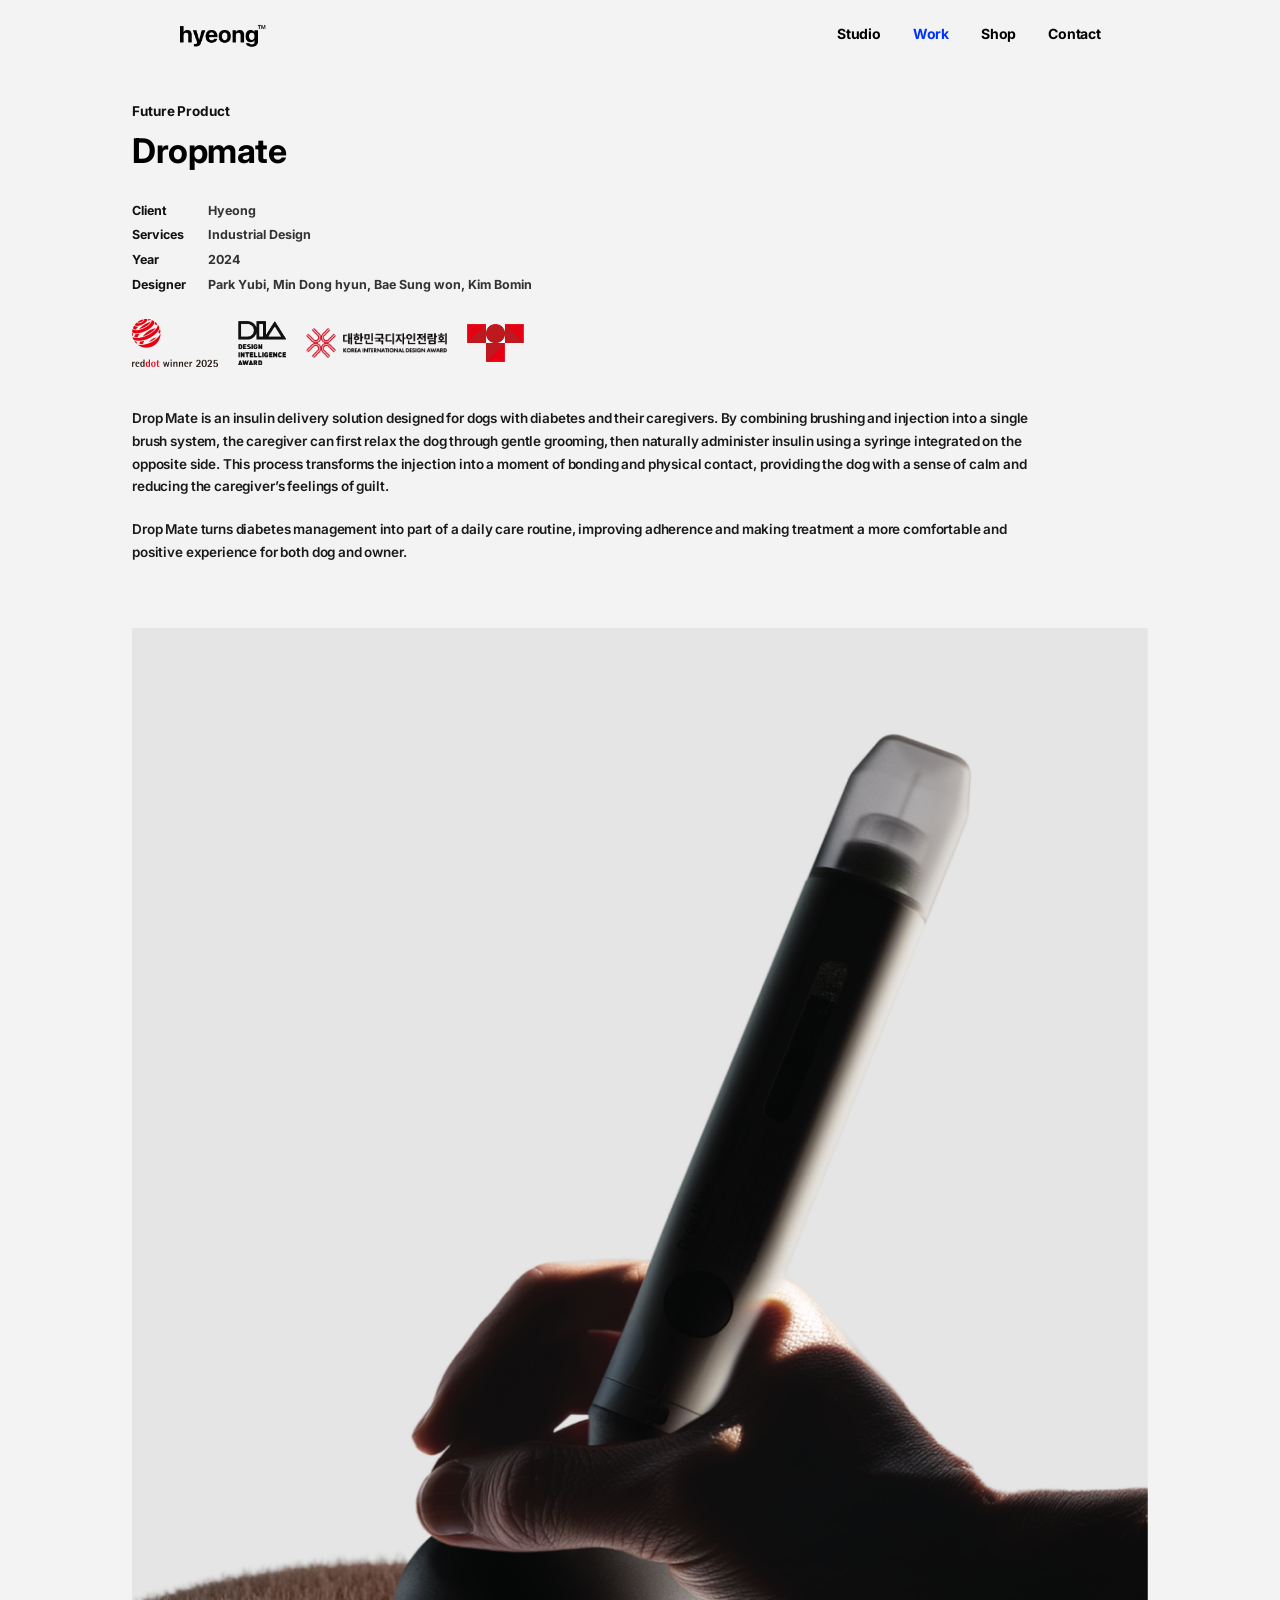
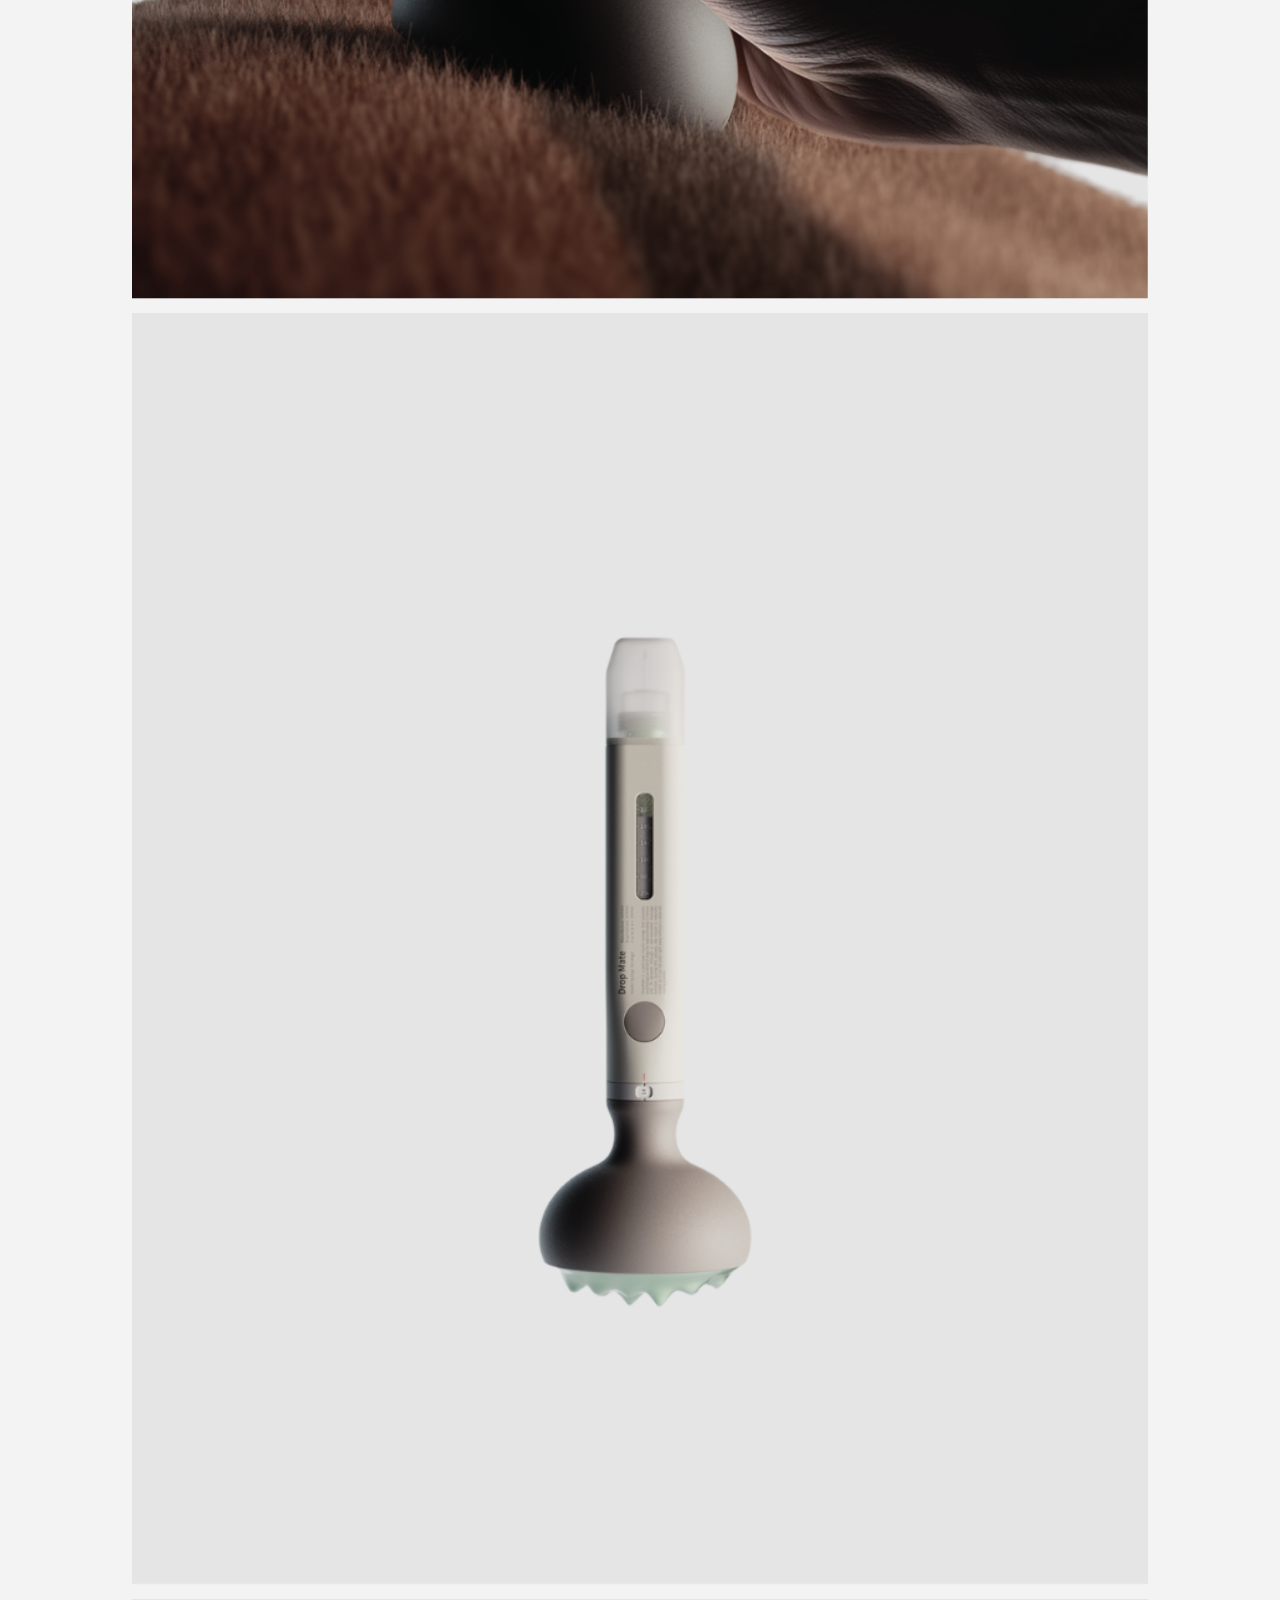
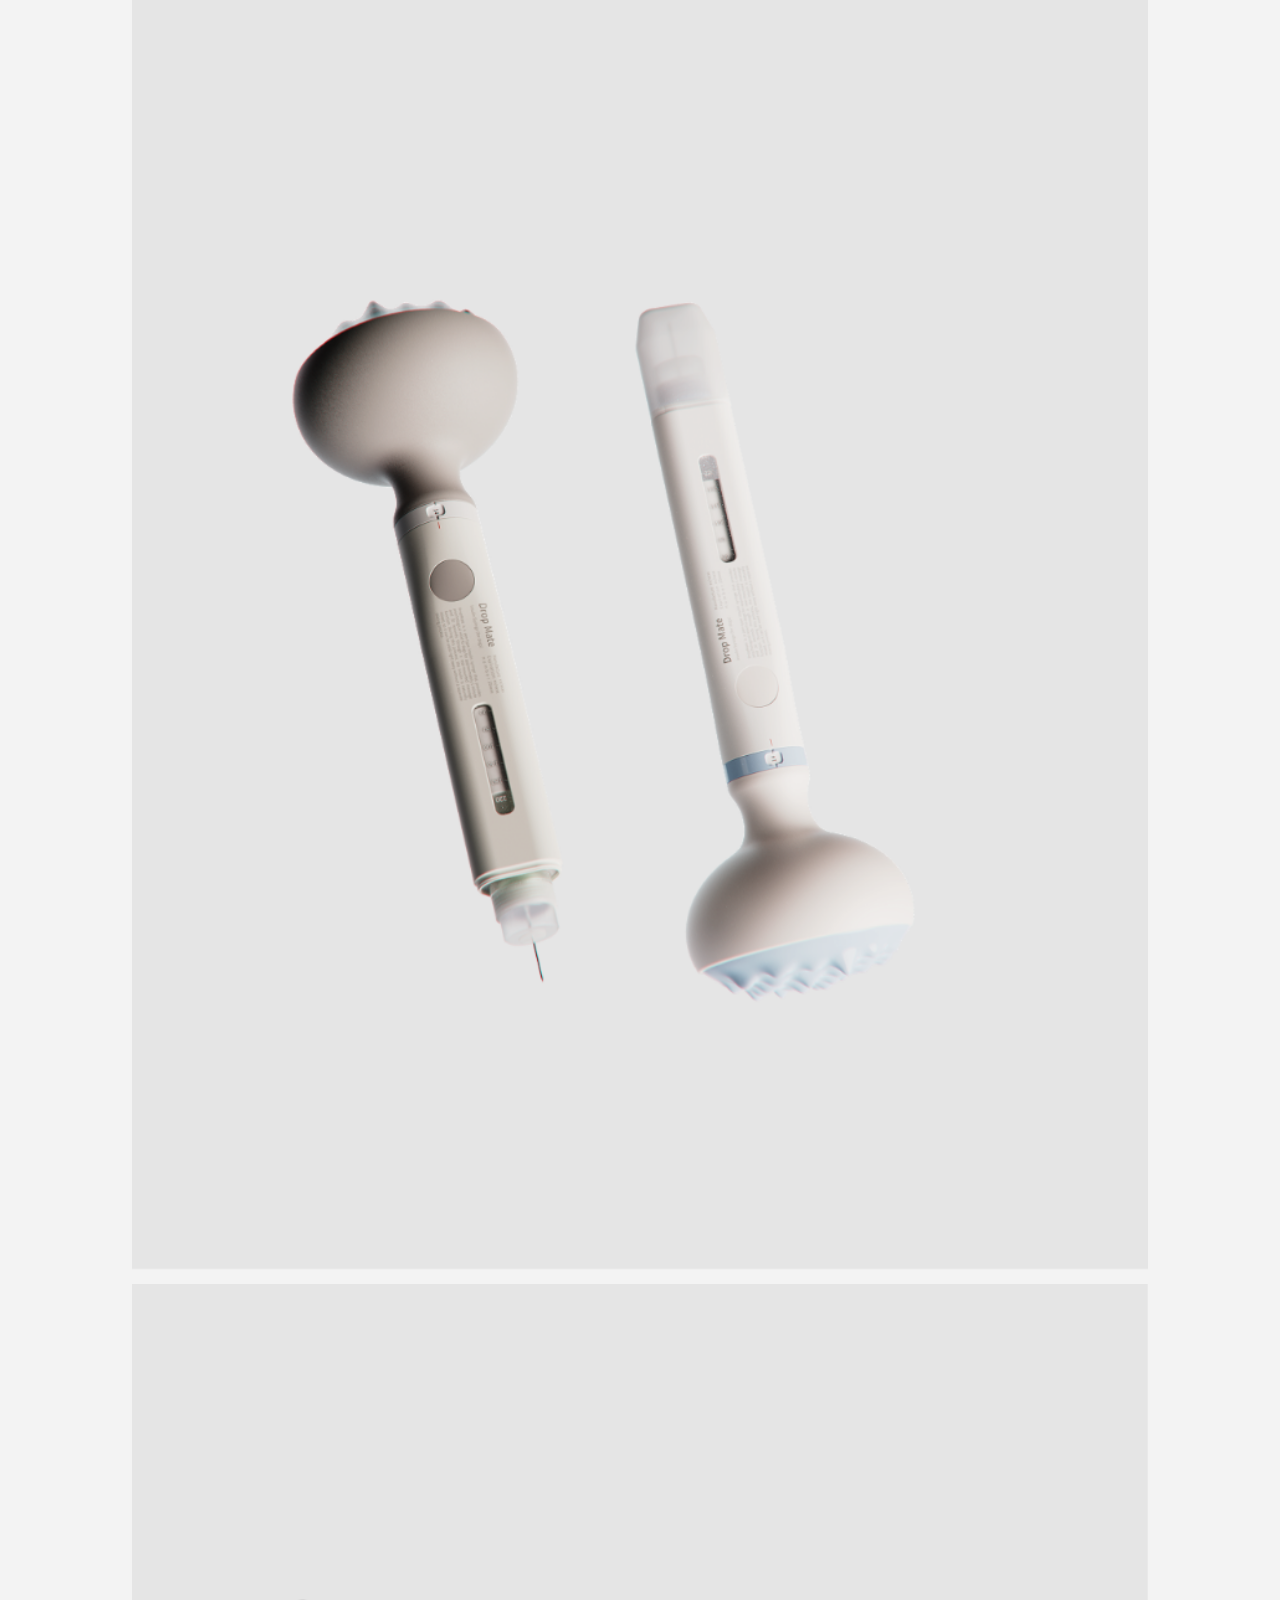
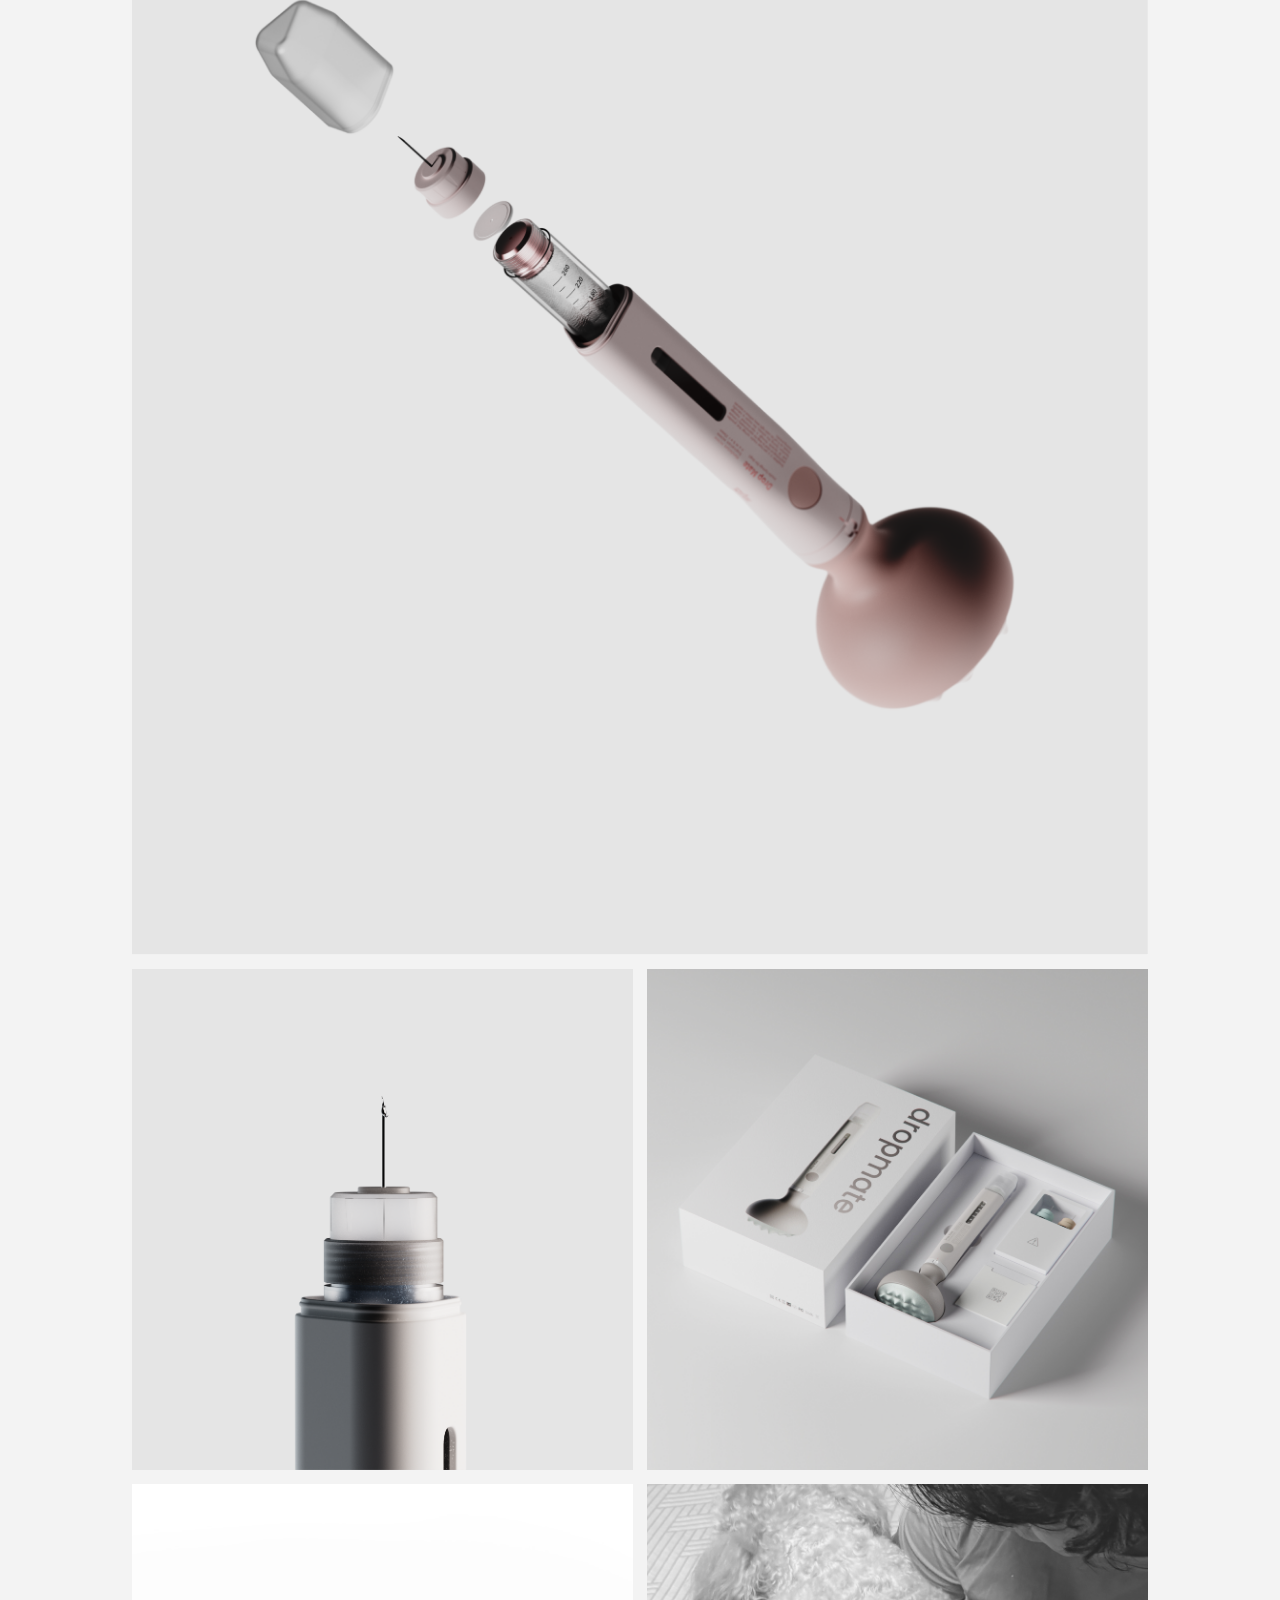
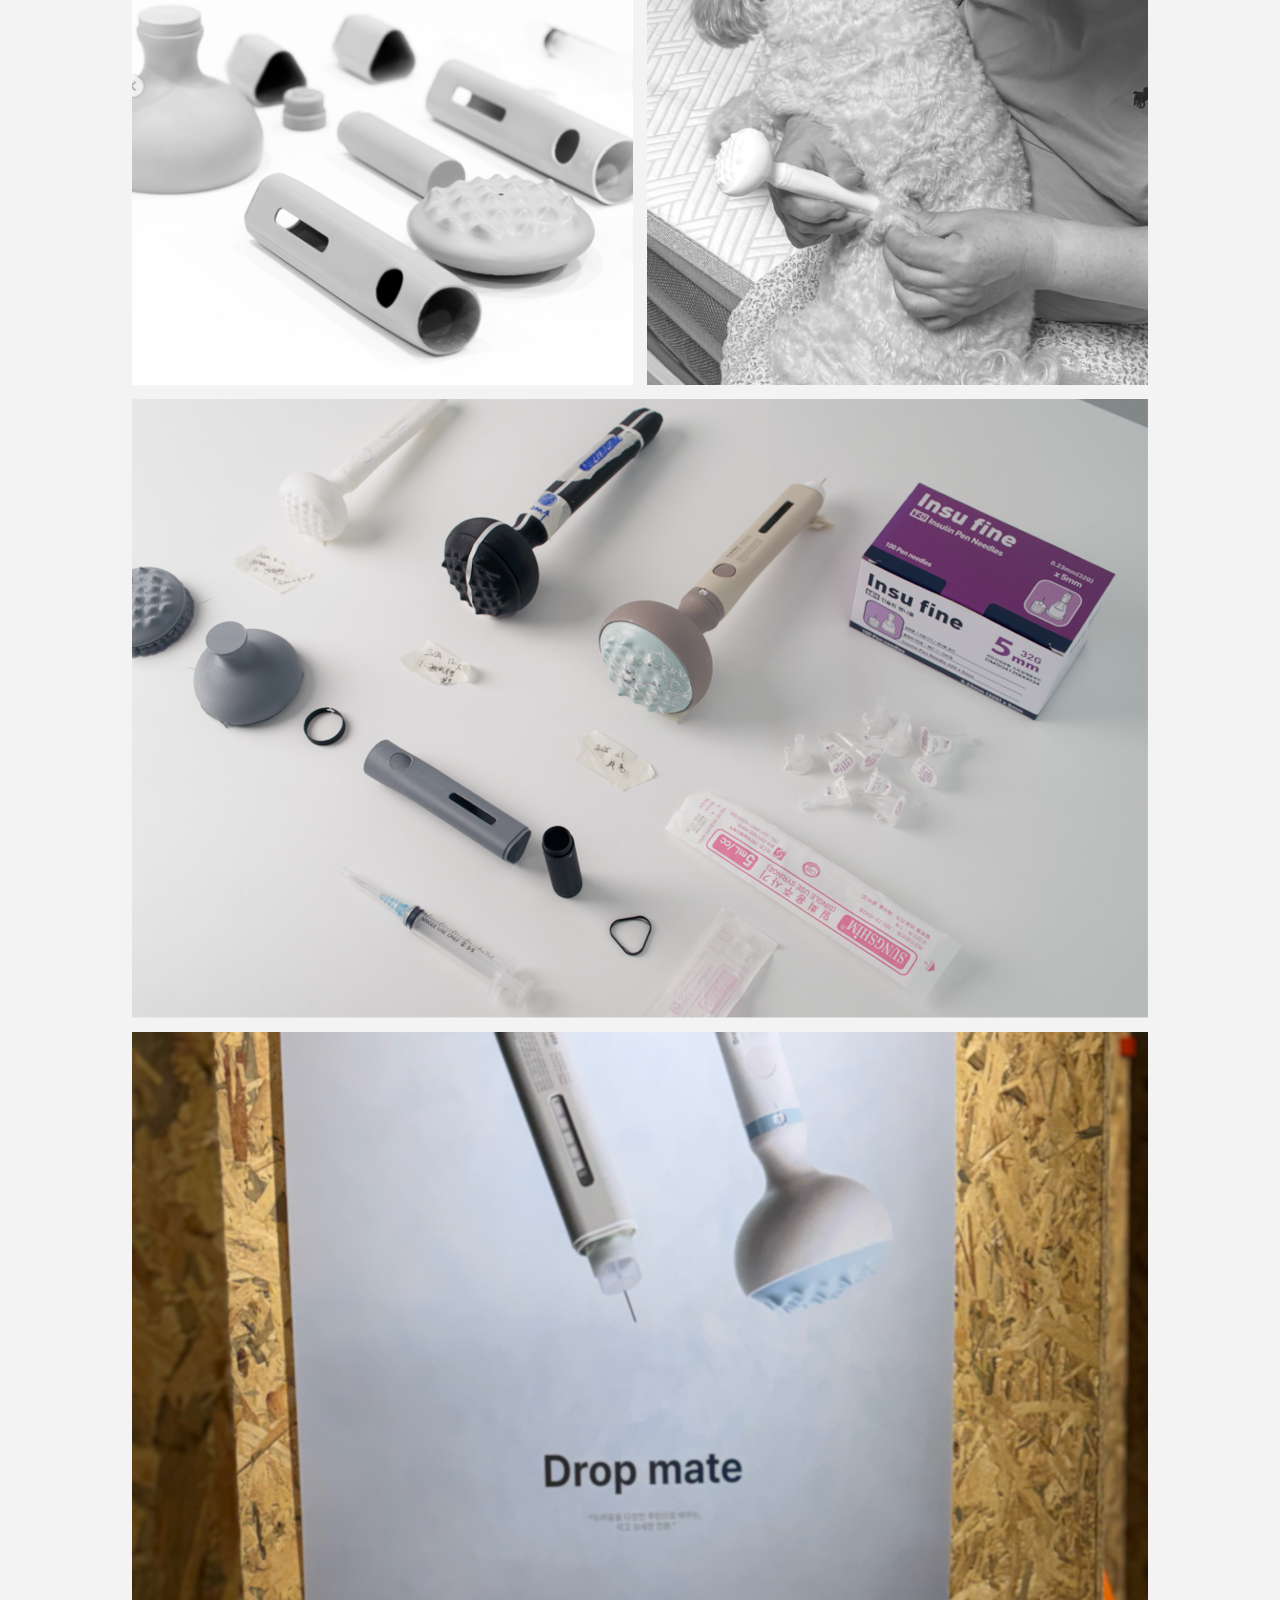
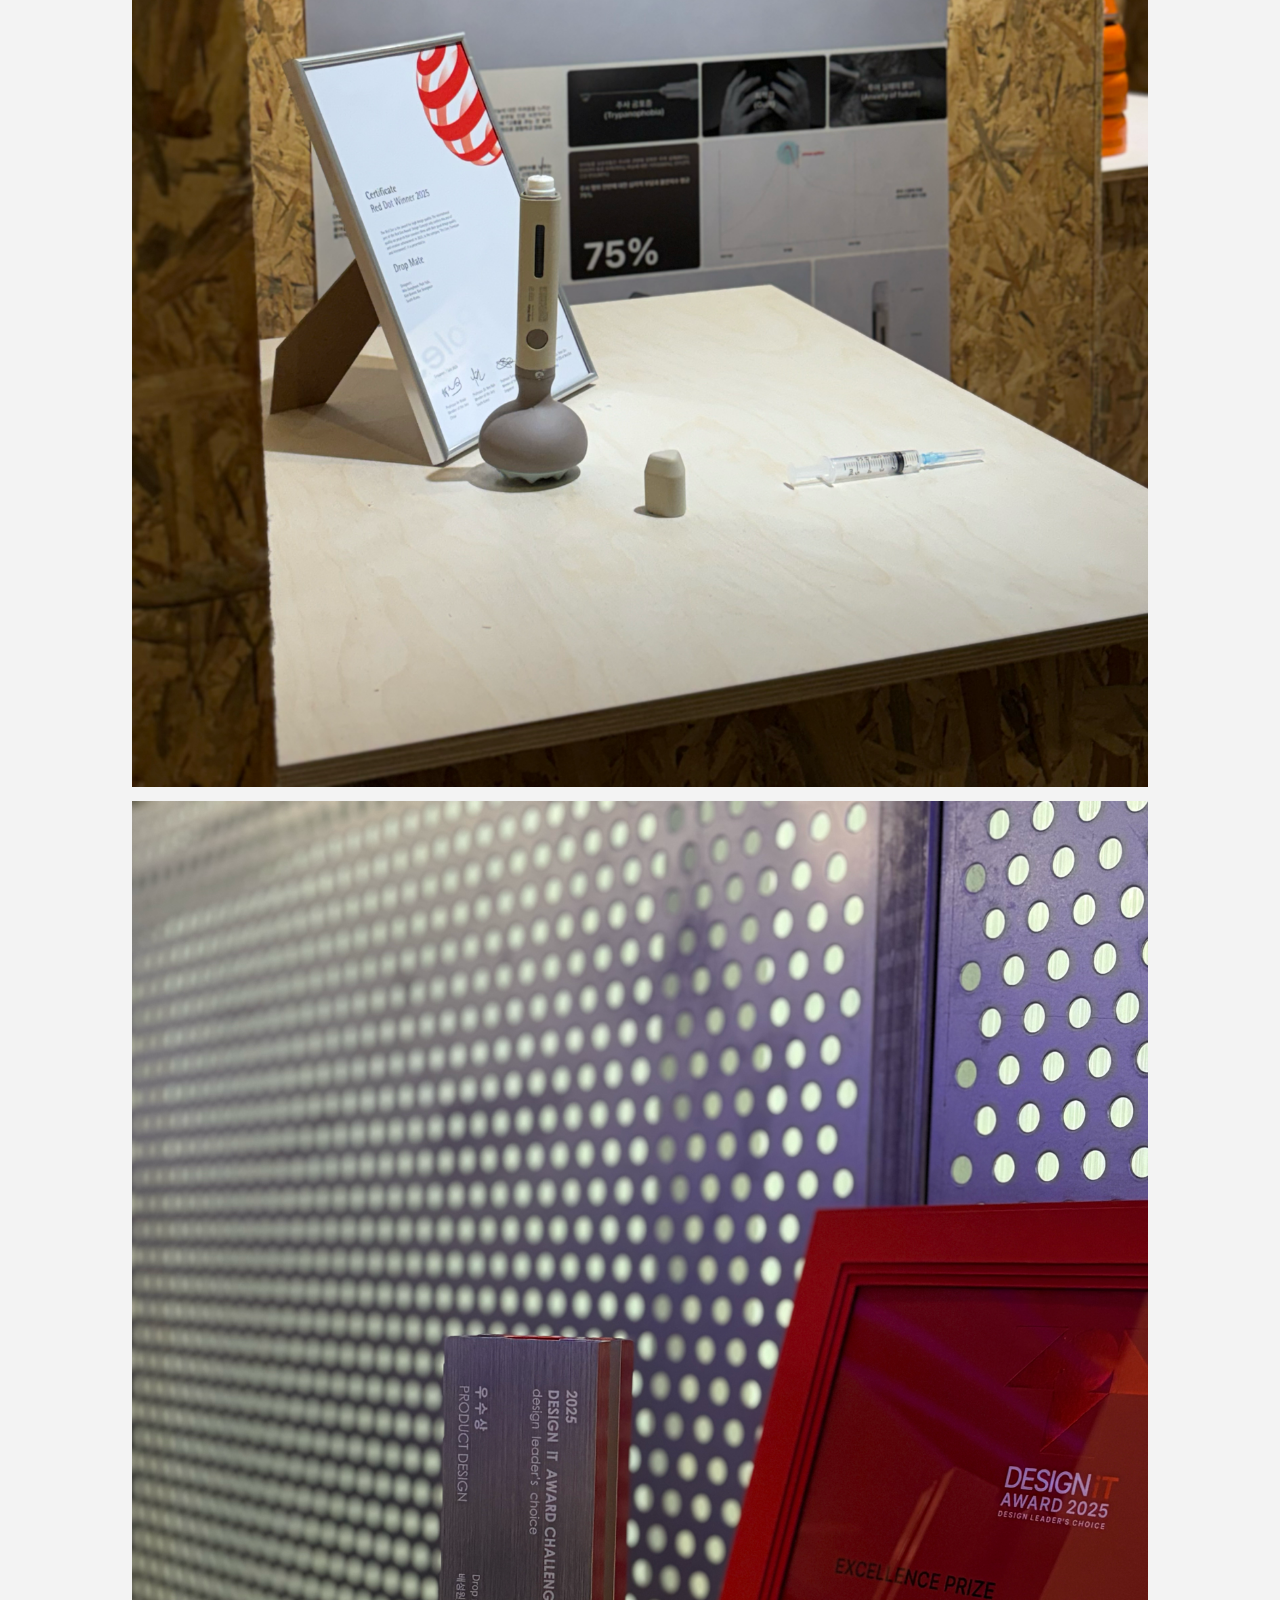
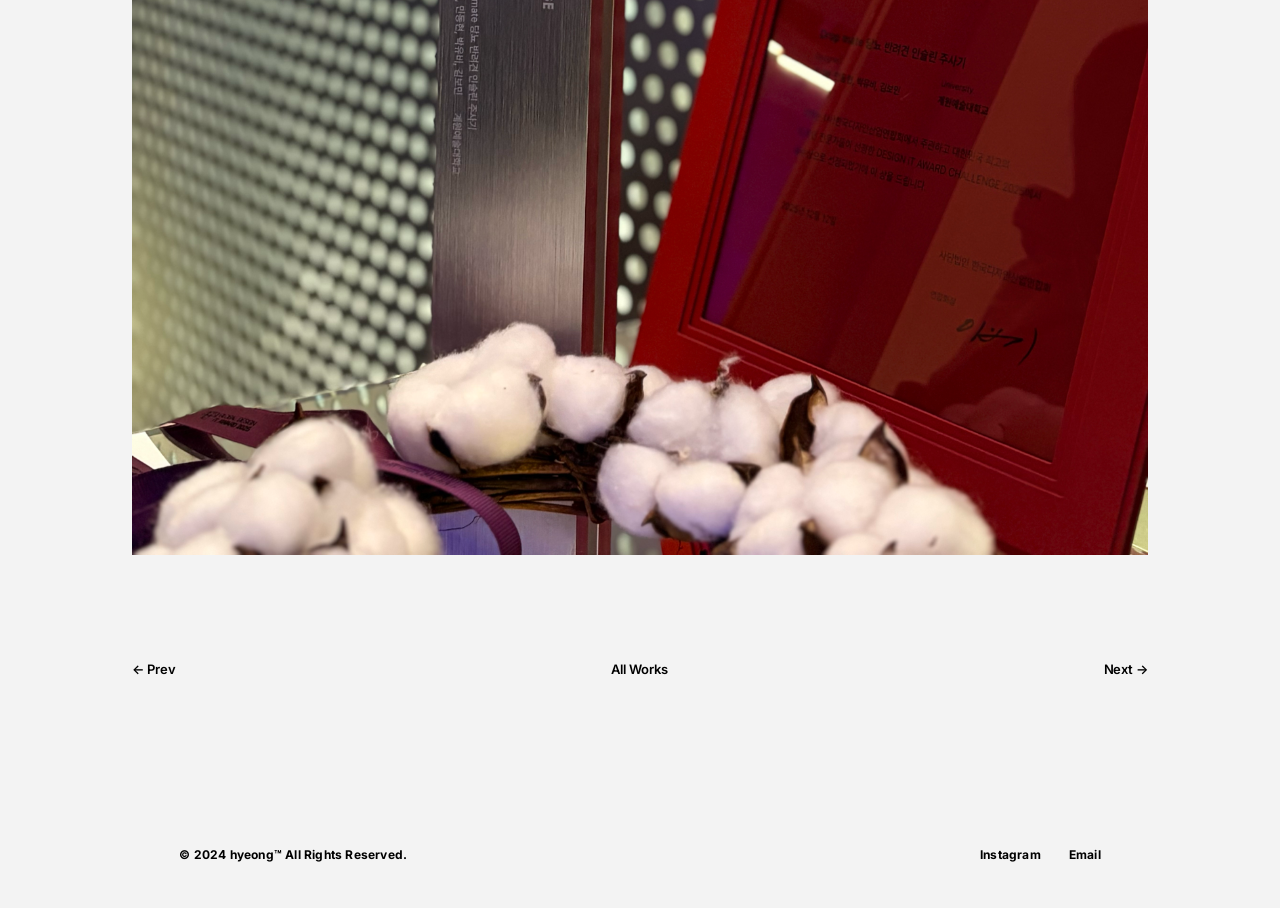
<file: works/dropmate.html>
<!DOCTYPE html>
<html lang="ko">
<head>
  <meta charset="UTF-8">
  <meta name="viewport" content="width=device-width, initial-scale=1.0">
  <title>Dropmate — hyeong™</title>
  <meta name="description" content="Drop Mate — An insulin delivery solution designed for dogs with diabetes and their caregivers">
  <link rel="stylesheet" href="../css/style.css?v=2">
</head>
<body>

  <!-- 헤더 -->
  <header class="site-header">
    <div class="header-inner">
      <a href="../index.html" class="logo">
        <img src="../LOGO.png" alt="hyeong™">
      </a>
      <button class="menu-toggle" aria-label="메뉴 열기">
        <span></span>
        <span></span>
        <span></span>
      </button>
      <nav class="main-nav">
        <a href="../about.html">Studio</a>
        <a href="../work.html" class="active">Work</a>
        <a href="https://smartstore.naver.com/hyeong_studio/products/13724689293" target="_blank" rel="noopener noreferrer">Shop</a>
        <a href="../contact.html">Contact</a>
      </nav>
    </div>
  </header>

  <!-- 메인 콘텐츠 -->
  <main class="main-content">
    <div class="detail-story-layout">
      <div class="content-wrapper">

        <!-- ① 프로젝트 정보 & 개요 (시안 2열 구조) -->
        <div class="detail-overview fade-in">
          <div class="overview-left">
            <span class="overview-category">Future Product</span>
            <h1 class="overview-title">Dropmate</h1>
            <div class="overview-meta-list">
              <div class="overview-meta-row">
                <span class="label">Client</span>
                <span class="value">Hyeong</span>
              </div>
              <div class="overview-meta-row">
                <span class="label">Services</span>
                <span class="value">Industrial Design</span>
              </div>
              <div class="overview-meta-row">
                <span class="label">Year</span>
                <span class="value">2024</span>
              </div>
              <div class="overview-meta-row">
                <span class="label">Designer</span>
                <span class="value">Park Yubi, Min Dong hyun, Bae Sung won, Kim Bomin</span>
              </div>
            </div>
            <div class="overview-awards">
              <img src="../images/awards/1.png" alt="Red Dot Design Award Winner 2025" class="overview-award-logo overview-award-logo--reddot">
              <img src="../images/awards/2.png" alt="Design Intelligence Award" class="overview-award-logo overview-award-logo--dia">
              <img src="../images/awards/3.png" alt="Award 3" class="overview-award-logo overview-award-logo--pinup">
              <img src="../images/awards/4.png" alt="Award 4" class="overview-award-logo overview-award-logo--if">
            </div>
          </div>

          <div class="overview-right">
            <p class="overview-desc-p">
              Drop Mate is an insulin delivery solution designed for dogs with diabetes and their caregivers. By combining brushing and injection into a single brush system, the caregiver can first relax the dog through gentle grooming, then naturally administer insulin using a syringe integrated on the opposite side. This process transforms the injection into a moment of bonding and physical contact, providing the dog with a sense of calm and reducing the caregiver’s feelings of guilt.
            </p>
            <p class="overview-desc-p">
              Drop Mate turns diabetes management into part of a daily care routine, improving adherence and making treatment a more comfortable and positive experience for both dog and owner.
            </p>
          </div>
        </div>

        <!-- ② 메인 이미지 흐름 -->
        <div class="detail-story-flow">
          <div class="story-block story-block--full fade-in">
            <img src="../01-WORK-COVERS/Dropmate.png" alt="Dropmate 00">
          </div>
          <div class="story-block story-block--full fade-in">
            <img src="../02-WORK-DETAIL/Dropmate/1.png" alt="Dropmate 01">
          </div>
          <div class="story-block story-block--full fade-in">
            <img src="../02-WORK-DETAIL/Dropmate/2.png" alt="Dropmate 02">
          </div>
          <div class="story-block story-block--full fade-in">
            <img src="../02-WORK-DETAIL/Dropmate/3.png" alt="Dropmate 03">
          </div>

          <!-- 2열 분할 카드 듀오 1 (4, 5번) -->
          <div class="story-grid-2col fade-in">
            <div class="story-card story-card--square">
              <img src="../02-WORK-DETAIL/Dropmate/4.png" alt="Dropmate 04">
            </div>
            <div class="story-card story-card--square">
              <img src="../02-WORK-DETAIL/Dropmate/5.png" alt="Dropmate 05">
            </div>
          </div>

          <!-- 2열 분할 카드 듀오 2 (6, 7번) -->
          <div class="story-grid-2col fade-in">
            <div class="story-card story-card--square">
              <img src="../02-WORK-DETAIL/Dropmate/6.png" alt="Dropmate 06">
            </div>
            <div class="story-card story-card--square">
              <img src="../02-WORK-DETAIL/Dropmate/7.png" alt="Dropmate 07">
            </div>
          </div>
        </div>

        <!-- ③ Prototype & Research 이미지 섹션 -->
        <div class="detail-story-flow" style="margin-top: 14px;">
          <div class="story-block story-block--full fade-in">
            <img src="../02-WORK-DETAIL/Dropmate/IMG_9009.png" alt="Dropmate Prototype Research">
          </div>
          <div class="story-block story-block--full fade-in">
            <img src="../02-WORK-DETAIL/Dropmate/8.png" alt="Dropmate 08">
          </div>
          <div class="story-block story-block--full fade-in">
            <img src="../02-WORK-DETAIL/Dropmate/9.png" alt="Dropmate 09">
          </div>
        </div>

        <!-- 이전/다음 프로젝트 네비게이션 -->
        <nav class="project-nav">
          <a href="siseon.html">← Prev</a>
          <a href="../work.html" class="project-nav__back">All Works</a>
          <a href="grip.html">Next →</a>
        </nav>

      </div>
    </div>
  </main>

  <!-- 푸터 -->
  <footer class="site-footer">
    <div class="footer-inner">
      <p class="footer-copyright">© 2024 hyeong™ All Rights Reserved.</p>
      <div class="footer-links">
        <a href="https://www.instagram.com/hyeong2_studio?utm_source=ig_web_button_share_sheet&stkn=ZDNlZDc0MzIxNw" target="_blank" rel="noopener">Instagram</a>
        <a href="mailto:yubi@studiohyeong.com">Email</a>
      </div>
    </div>
  </footer>

  <script src="../js/main.js"></script>
</body>
</html>
</file>
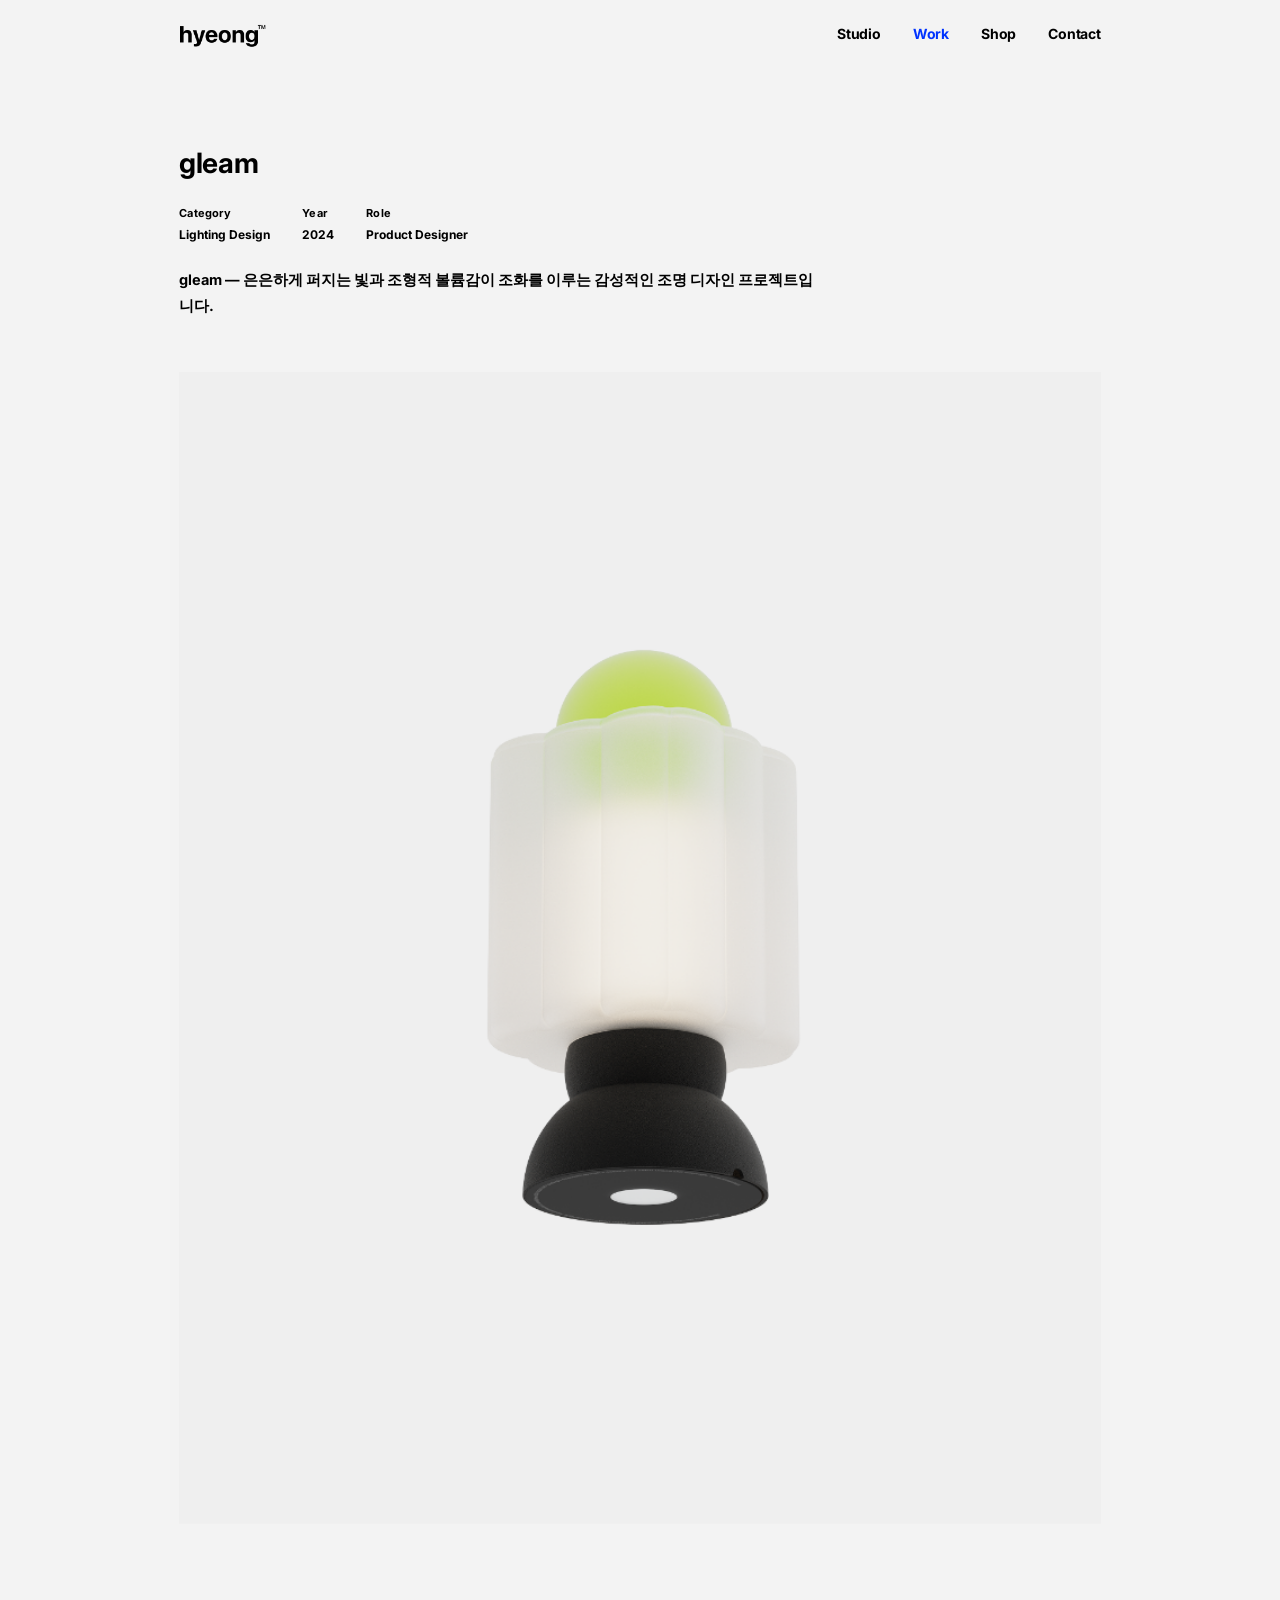
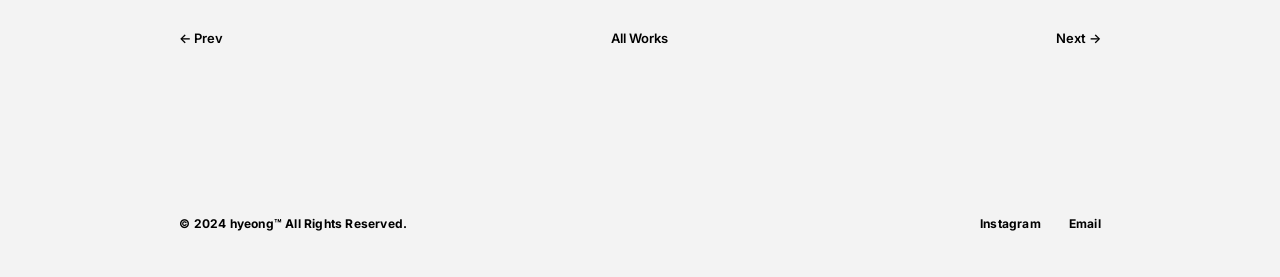
<file: works/gleam.html>
<!DOCTYPE html>
<html lang="ko">
<head>
  <meta charset="UTF-8">
  <meta name="viewport" content="width=device-width, initial-scale=1.0">
  <title>Jin — hyeong™</title>
  <meta name="description" content="Jin — 제품 디자인">
  <link rel="stylesheet" href="../css/style.css">
</head>
<body>

  <!-- 헤더 -->
  <header class="site-header">
    <div class="header-inner">
      <a href="../index.html" class="logo">
        <img src="../LOGO.png" alt="hyeong™">
      </a>
      <button class="menu-toggle" aria-label="메뉴 열기">
        <span></span>
        <span></span>
        <span></span>
      </button>
      <nav class="main-nav">
        <a href="../about.html">Studio</a>
        <a href="../work.html" class="active">Work</a>
        <a href="https://smartstore.naver.com/hyeong_studio/products/13724689293" target="_blank" rel="noopener noreferrer">Shop</a>
        <a href="../contact.html">Contact</a>
      </nav>
    </div>
  </header>

  <!-- 메인 콘텐츠 -->
  <main class="main-content">
    <div class="project-detail">
      <div class="content-wrapper">

        <!-- 프로젝트 정보 -->
        <div class="project-hero fade-in">
          <h1 class="project-hero__title">gleam</h1>
          <div class="project-hero__meta">
            <div class="project-hero__meta-item">
              <strong>Category</strong>
              Lighting Design
            </div>
            <div class="project-hero__meta-item">
              <strong>Year</strong>
              2024
            </div>
            <div class="project-hero__meta-item">
              <strong>Role</strong>
              Product Designer
            </div>
          </div>
          <p class="project-hero__desc">
            gleam — 은은하게 퍼지는 빛과 조형적 볼륨감이 조화를 이루는 감성적인 조명 디자인 프로젝트입니다.
          </p>
        </div>

        <!-- 프로젝트 이미지 -->
        <div class="project-images">
          <img src="../01-WORK-COVERS/gleam.png" alt="gleam 메인 이미지">
        </div>

        <!-- 이전/다음 프로젝트 -->
        <nav class="project-nav">
          <a href="name.html">← Prev</a>
          <a href="../work.html" class="project-nav__back">All Works</a>
          <a href="dropmate.html">Next →</a>
        </nav>

      </div>
    </div>
  </main>

  <!-- 푸터 -->
  <footer class="site-footer">
    <div class="footer-inner">
      <p class="footer-copyright">© 2024 hyeong™ All Rights Reserved.</p>
      <div class="footer-links">
        <a href="https://www.instagram.com/hyeong2_studio?utm_source=ig_web_button_share_sheet&stkn=ZDNlZDc0MzIxNw" target="_blank" rel="noopener">Instagram</a>
        <a href="mailto:yubi@studiohyeong.com">Email</a>
      </div>
    </div>
  </footer>

  <script src="../js/main.js"></script>
</body>
</html>
</file>
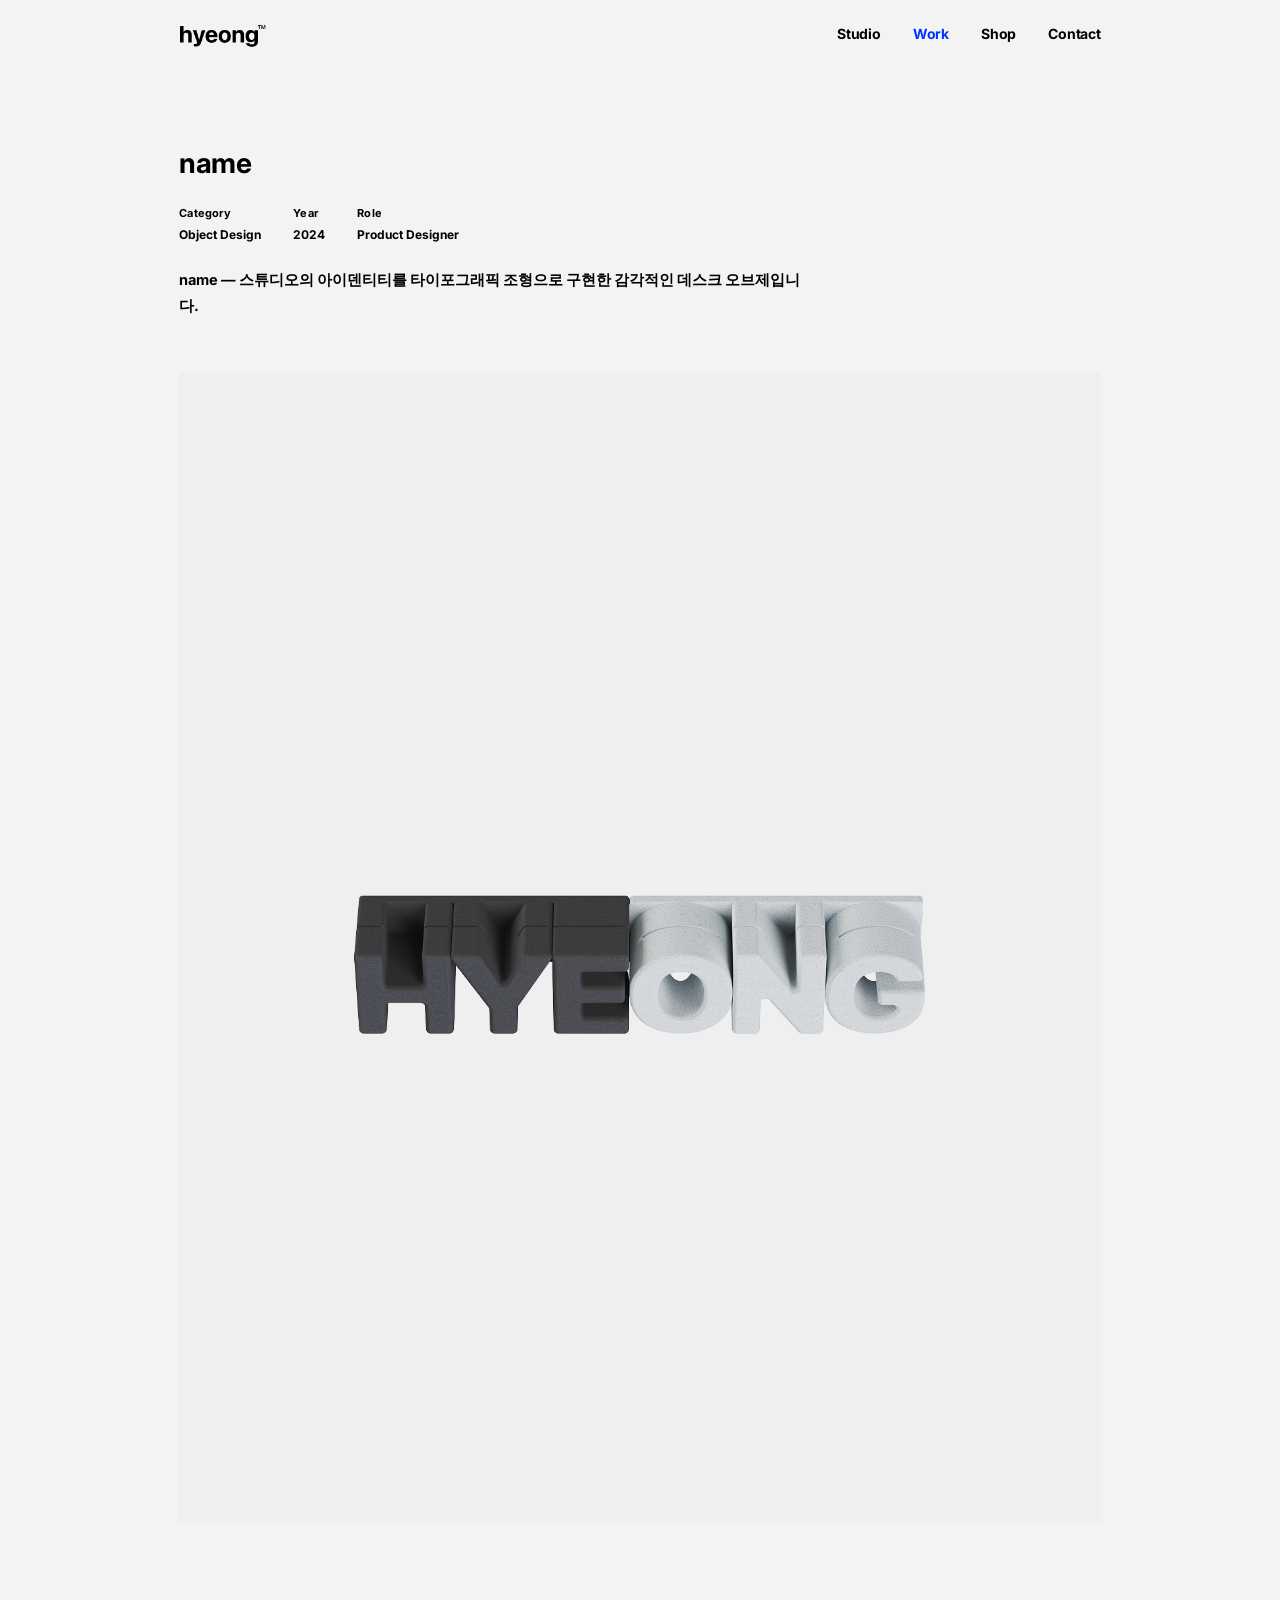
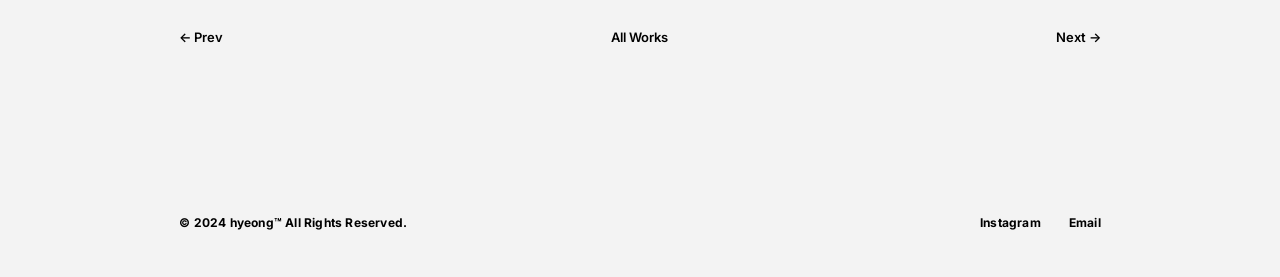
<file: works/name.html>
<!DOCTYPE html>
<html lang="ko">
<head>
  <meta charset="UTF-8">
  <meta name="viewport" content="width=device-width, initial-scale=1.0">
  <title>Jin — hyeong™</title>
  <meta name="description" content="Jin — 제품 디자인">
  <link rel="stylesheet" href="../css/style.css">
</head>
<body>

  <!-- 헤더 -->
  <header class="site-header">
    <div class="header-inner">
      <a href="../index.html" class="logo">
        <img src="../LOGO.png" alt="hyeong™">
      </a>
      <button class="menu-toggle" aria-label="메뉴 열기">
        <span></span>
        <span></span>
        <span></span>
      </button>
      <nav class="main-nav">
        <a href="../about.html">Studio</a>
        <a href="../work.html" class="active">Work</a>
        <a href="https://smartstore.naver.com/hyeong_studio/products/13724689293" target="_blank" rel="noopener noreferrer">Shop</a>
        <a href="../contact.html">Contact</a>
      </nav>
    </div>
  </header>

  <!-- 메인 콘텐츠 -->
  <main class="main-content">
    <div class="project-detail">
      <div class="content-wrapper">

        <!-- 프로젝트 정보 -->
        <div class="project-hero fade-in">
          <h1 class="project-hero__title">name</h1>
          <div class="project-hero__meta">
            <div class="project-hero__meta-item">
              <strong>Category</strong>
              Object Design
            </div>
            <div class="project-hero__meta-item">
              <strong>Year</strong>
              2024
            </div>
            <div class="project-hero__meta-item">
              <strong>Role</strong>
              Product Designer
            </div>
          </div>
          <p class="project-hero__desc">
            name — 스튜디오의 아이덴티티를 타이포그래픽 조형으로 구현한 감각적인 데스크 오브제입니다.
          </p>
        </div>

        <!-- 프로젝트 이미지 -->
        <div class="project-images">
          <img src="../01-WORK-COVERS/name.png" alt="name 메인 이미지">
        </div>

        <!-- 이전/다음 프로젝트 -->
        <nav class="project-nav">
          <a href="siseon.html">← Prev</a>
          <a href="../work.html" class="project-nav__back">All Works</a>
          <a href="dropmate.html">Next →</a>
        </nav>

      </div>
    </div>
  </main>

  <!-- 푸터 -->
  <footer class="site-footer">
    <div class="footer-inner">
      <p class="footer-copyright">© 2024 hyeong™ All Rights Reserved.</p>
      <div class="footer-links">
        <a href="https://www.instagram.com/hyeong2_studio?utm_source=ig_web_button_share_sheet&stkn=ZDNlZDc0MzIxNw" target="_blank" rel="noopener">Instagram</a>
        <a href="mailto:yubi@studiohyeong.com">Email</a>
      </div>
    </div>
  </footer>

  <script src="../js/main.js"></script>
</body>
</html>
</file>
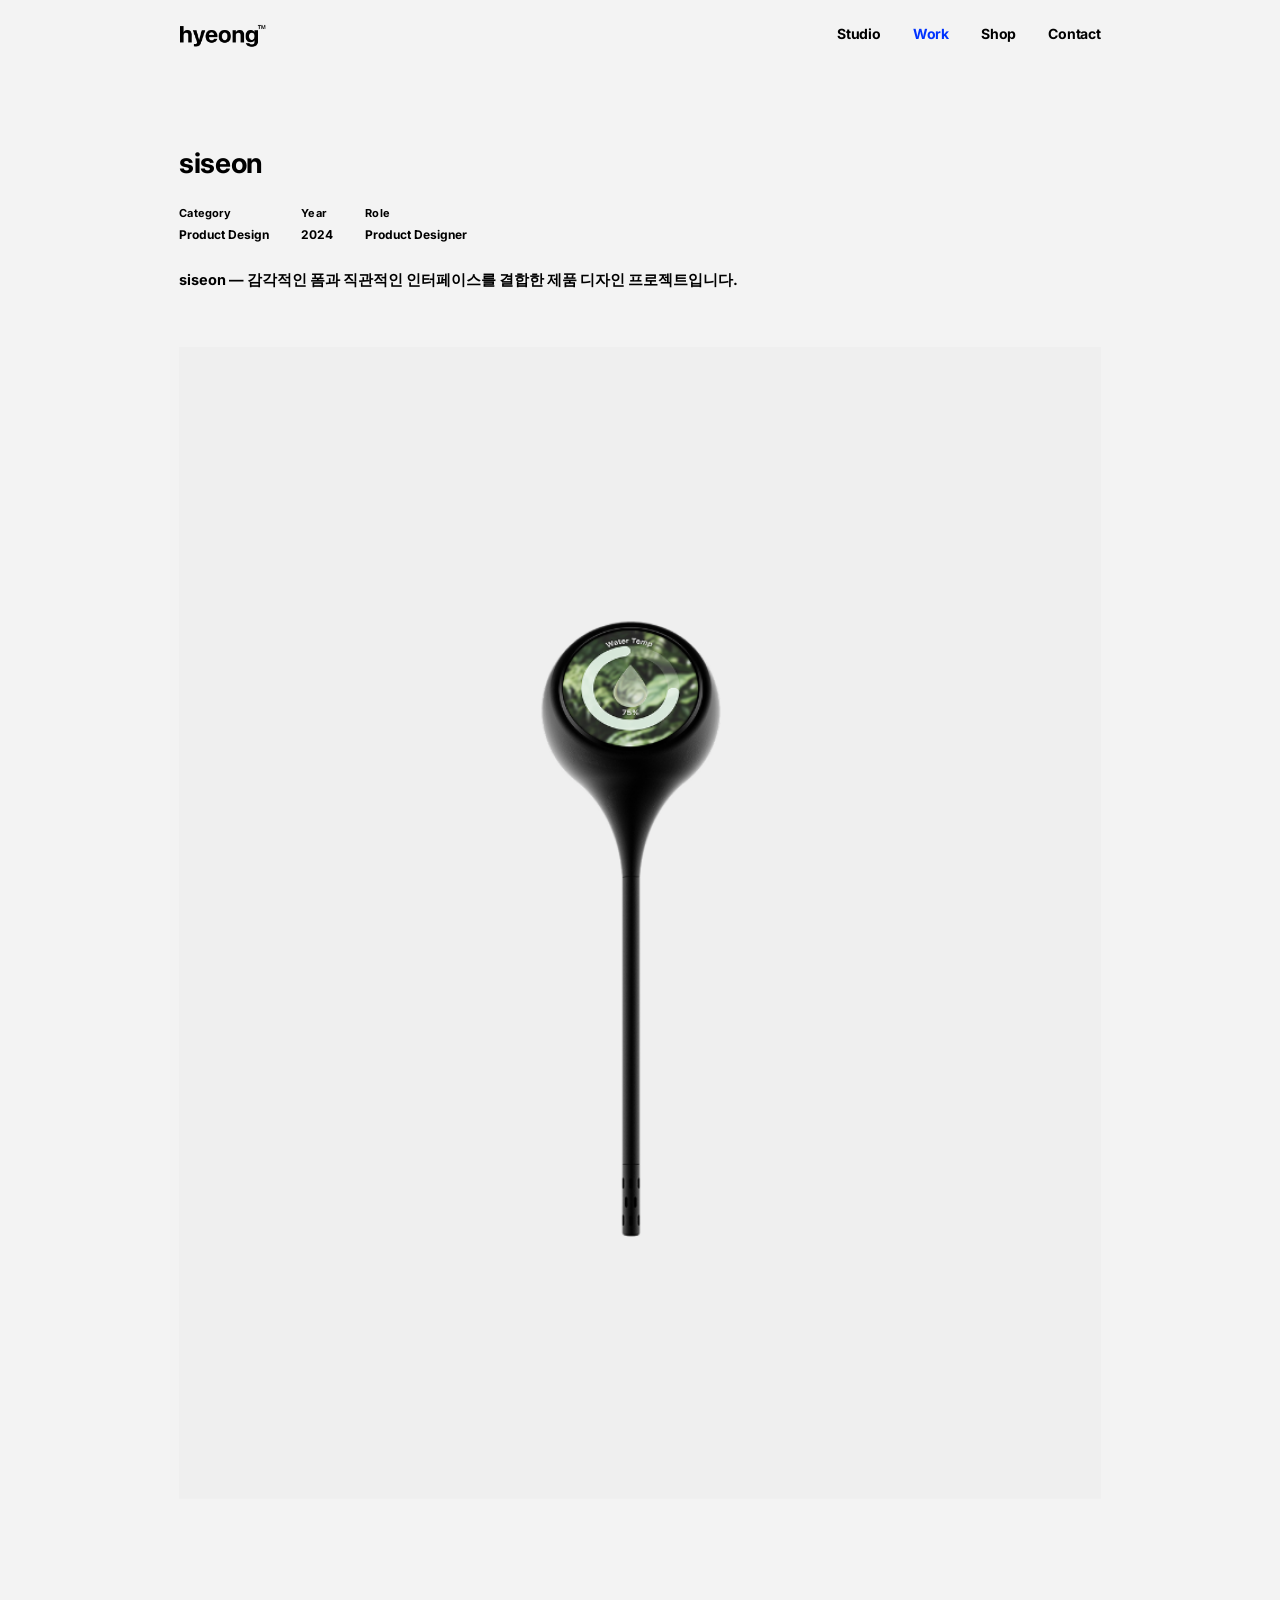
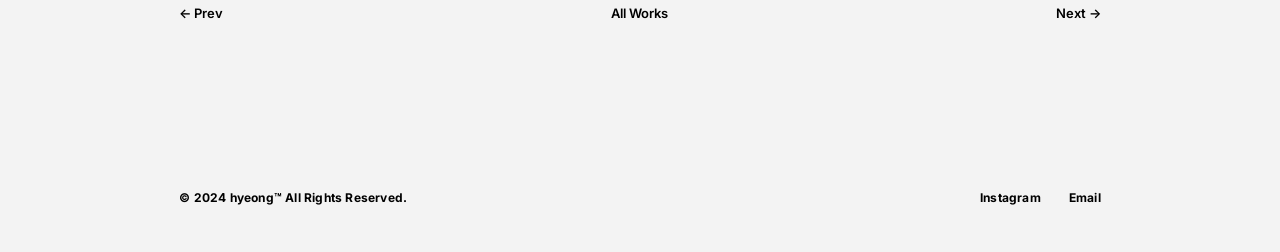
<file: works/siseon.html>
<!DOCTYPE html>
<html lang="ko">
<head>
  <meta charset="UTF-8">
  <meta name="viewport" content="width=device-width, initial-scale=1.0">
  <title>siseon — hyeong™</title>
  <meta name="description" content="siseon — 제품 디자인">
  <link rel="stylesheet" href="../css/style.css">
</head>
<body>

  <!-- 헤더 -->
  <header class="site-header">
    <div class="header-inner">
      <a href="../index.html" class="logo">
        <img src="../LOGO.png" alt="hyeong™">
      </a>
      <button class="menu-toggle" aria-label="메뉴 열기">
        <span></span>
        <span></span>
        <span></span>
      </button>
      <nav class="main-nav">
        <a href="../about.html">Studio</a>
        <a href="../work.html" class="active">Work</a>
        <a href="https://smartstore.naver.com/hyeong_studio/products/13724689293" target="_blank" rel="noopener noreferrer">Shop</a>
        <a href="../contact.html">Contact</a>
      </nav>
    </div>
  </header>

  <!-- 메인 콘텐츠 -->
  <main class="main-content">
    <div class="project-detail">
      <div class="content-wrapper">

        <!-- 프로젝트 정보 -->
        <div class="project-hero fade-in">
          <h1 class="project-hero__title">siseon</h1>
          <div class="project-hero__meta">
            <div class="project-hero__meta-item">
              <strong>Category</strong>
              Product Design
            </div>
            <div class="project-hero__meta-item">
              <strong>Year</strong>
              2024
            </div>
            <div class="project-hero__meta-item">
              <strong>Role</strong>
              Product Designer
            </div>
          </div>
          <p class="project-hero__desc">
            siseon — 감각적인 폼과 직관적인 인터페이스를 결합한 제품 디자인 프로젝트입니다.
          </p>
        </div>

        <!-- 프로젝트 이미지 -->
        <div class="project-images">
          <img src="../01-WORK-COVERS/siseon.png" alt="siseon 메인 이미지">
        </div>

        <!-- 이전/다음 프로젝트 -->
        <nav class="project-nav">
          <a href="jin.html">← Prev</a>
          <a href="../work.html" class="project-nav__back">All Works</a>
          <a href="dropmate.html">Next →</a>
        </nav>

      </div>
    </div>
  </main>

  <!-- 푸터 -->
  <footer class="site-footer">
    <div class="footer-inner">
      <p class="footer-copyright">© 2024 hyeong™ All Rights Reserved.</p>
      <div class="footer-links">
        <a href="https://www.instagram.com/hyeong2_studio?utm_source=ig_web_button_share_sheet&stkn=ZDNlZDc0MzIxNw" target="_blank" rel="noopener">Instagram</a>
        <a href="mailto:yubi@studiohyeong.com">Email</a>
      </div>
    </div>
  </footer>

  <script src="../js/main.js"></script>
</body>
</html>
</file>
<file: css/style.css>
/* ============================================
   hyeong™ 포트폴리오 — 공통 스타일시트
   참고: jiyounkim.com 레이아웃 규칙 적용
   모든 폰트 Bold (700) 통일 & 정교한 사이즈 조정
   ============================================ */

@import url('https://fonts.googleapis.com/css2?family=Inter:wght@400;500;600;700;800&display=swap');

/* --- CSS 변수 --- */
:root {
  --color-bg:   #f3f3f3;           /* 업로드된 시그니처 라이트 쿨그레이 */
  --color-text: #000000;           /* 모두 블랙, 회색 없음 */

  --font: 'Inter', -apple-system, BlinkMacSystemFont, 'Pretendard', sans-serif;
  --font-weight-bold: 700;         /* 전체 폰트 볼드 */

  /* 컨텐츠 좌우 여백 집중: 14vw로 여백 확장 */
  --pad: 14vw;
  --header-h: 68px;

  --ease: cubic-bezier(0.25, 0.46, 0.45, 0.94);
}

/* --- 리셋 --- */
*, *::before, *::after { margin: 0; padding: 0; box-sizing: border-box; }

html { scroll-behavior: smooth; -webkit-font-smoothing: antialiased; }

body, button, input, select, textarea {
  font-family: var(--font);
  font-weight: var(--font-weight-bold);
  font-size: 15px;
  line-height: 1.65;
  color: var(--color-text);
  background: var(--color-bg);
  overflow-x: hidden;
}

/* 텍스트 드래그 시 파란색 선택 효과 */
::selection {
  background-color: #0033ff;
  color: #ffffff;
}

::-moz-selection {
  background-color: #0033ff;
  color: #ffffff;
}



a { color: inherit; text-decoration: none; }
a:hover { opacity: 0.5; }

img { display: block; max-width: 100%; height: auto; }
ul, ol { list-style: none; }

/* ===== 헤더 ===== */
.site-header {
  position: fixed;
  inset: 0 0 auto 0;
  height: var(--header-h);
  background: var(--color-bg);
  z-index: 1000;
  transition: transform 0.4s cubic-bezier(0.16, 1, 0.3, 1), opacity 0.4s cubic-bezier(0.16, 1, 0.3, 1);
  will-change: transform, opacity;
  /* 선 없음 */
}

/* 스크롤 다운 시 부드럽게 위로 사라지는 모션 */
.site-header.is-hidden {
  transform: translateY(-100%);
  opacity: 0;
  pointer-events: none;
}

/* 좌우 10vw 여백으로 화면 끝 기준 정렬 */
.header-inner {
  width: 100%;
  padding: 0 var(--pad);
  height: 100%;
  display: flex;
  align-items: center;
  justify-content: space-between;
}

.logo img { height: 28px; width: auto; }

.main-nav { display: flex; gap: 32px; align-items: center; }

.main-nav a {
  font-size: 14px;
  font-weight: 700;
  letter-spacing: -0.2px;
  text-transform: none;
  color: var(--color-text);
  transition: color 0.2s var(--ease), opacity 0.2s var(--ease);
}

.main-nav a.active {
  color: #0033ff !important;
  opacity: 1 !important;
}

/* 모바일 토글 */
.menu-toggle {
  display: none;
  flex-direction: column;
  gap: 5px;
  width: 22px;
  background: none;
  border: none;
  cursor: pointer;
  padding: 0;
  z-index: 1600;
}

.menu-toggle span {
  display: block;
  width: 100%;
  height: 2px;
  background: var(--color-text);
  transition: all 0.3s var(--ease);
  transform-origin: center;
}

.menu-toggle.is-active span:nth-child(1) { transform: translateY(7px) rotate(45deg); }
.menu-toggle.is-active span:nth-child(2) { opacity: 0; }
.menu-toggle.is-active span:nth-child(3) { transform: translateY(-7px) rotate(-45deg); }

/* ===== 메인 콘텐츠 ===== */
.main-content { padding-top: var(--header-h); }

/* 좌우 10vw 여백 래퍼 */
.content-wrapper { width: 100%; padding: 0 var(--pad); }



/* ===== 프로젝트 그리드 (work.html) ===== */
.projects-section { padding: 48px 0 120px; }

.projects-grid {
  display: grid;
  grid-template-columns: repeat(3, 1fr);
  gap: 40px 24px;
}

.project-card a {
  display: block;
  position: relative;
  text-decoration: none;
  opacity: 1 !important;
}

.project-card a:hover,
.project-card a:active {
  opacity: 1 !important;
}

.project-card__image-wrap {
  position: relative;
  overflow: hidden;
  background: #eae8e1;
  aspect-ratio: 3 / 4;
  margin-bottom: 14px;
}

.project-card__image-wrap img {
  width: 100%;
  height: 100%;
  object-fit: cover;
  display: block;
}

/* 프로젝트 하단 감각적인 메타 정보 (시안 기반) */
.project-card__info {
  display: flex;
  flex-direction: column;
  gap: 3px;
  padding: 2px 0 0 2px;
}

.project-card__meta-line {
  font-size: 13px;
  font-weight: 500;
  line-height: 1.45;
  color: var(--color-text);
  letter-spacing: -0.1px;
}

.project-card__meta-line span {
  font-weight: 500;
  margin-right: 4px;
}

/* ===== 프로젝트 디테일 ===== */
.project-detail { padding-bottom: 120px; }

.project-hero { padding: 72px 0 54px; }

.project-hero__title {
  font-size: 28px;
  font-weight: 700;
  letter-spacing: -0.4px;
  text-transform: none;
  margin-bottom: 18px;
}

.project-hero__meta {
  display: flex;
  flex-wrap: wrap;
  gap: 32px;
  margin-bottom: 22px;
}

.project-hero__meta-item {
  font-size: 12px;
  font-weight: 700;
  color: var(--color-text);
}

.project-hero__meta-item strong {
  display: block;
  font-size: 11px;
  font-weight: 700;
  text-transform: none;
  letter-spacing: 0.2px;
  margin-bottom: 3px;
}

.project-hero__desc {
  font-size: 14.5px;
  font-weight: 700;
  line-height: 1.75;
  max-width: 640px;
  color: var(--color-text);
}

.project-images { display: flex; flex-direction: column; gap: 8px; }

.project-images img {
  width: 100%;
  height: auto;
  display: block;
}

/* ===== 시안 기반 정밀 디테일 레이아웃 ===== */
.detail-story-layout {
  padding: 32px 0 120px;
}

/* 좌우 여백을 조율하여 타이트하지도 너무 넓지도 않은 1080px 최적 중간 너비 지정 */
.detail-story-layout .content-wrapper {
  max-width: 1080px;
  margin: 0 auto;
  padding: 0 32px;
}

.detail-hero-media {
  margin-bottom: 56px;
}

.detail-hero-media img {
  width: 100%;
  height: auto;
  display: block;
}

.detail-overview {
  display: flex;
  flex-direction: column;
  gap: 40px;
  margin-bottom: 64px;
}

.overview-left {
  display: flex;
  flex-direction: column;
}

.overview-category {
  font-size: 13.5px;
  font-weight: 700;
  letter-spacing: -0.1px;
  color: #111111;
  margin-bottom: 10px;
}

.overview-title {
  font-size: 34px;
  font-weight: 700;
  letter-spacing: -0.5px;
  color: #000000;
  margin-bottom: 32px;
  line-height: 1.1;
}

.overview-meta-list {
  display: flex;
  flex-direction: column;
  gap: 6px;
}

.overview-meta-row {
  display: flex;
  font-size: 12.5px;
  font-weight: 700;
  line-height: 1.5;
  color: #111111;
}

.overview-meta-row .label {
  width: 76px;
  flex-shrink: 0;
}

.overview-meta-row .value {
  color: #333333;
}

.overview-awards {
  margin-top: 24px;
  display: flex;
  flex-direction: row;
  align-items: center;
  gap: 20px;
  flex-wrap: wrap;
}

.overview-award-logo {
  display: block;
  height: 38px;
  width: auto;
  max-width: none;
  object-fit: contain;
  flex-shrink: 0;
}

.overview-award-logo--reddot {
  height: 48px;
}

.overview-award-logo--dia {
  height: 44px;
}

.overview-award-logo--pinup {
  height: 30px;
}

.overview-award-logo--if {
  height: 38px;
}

.overview-right {
  display: flex;
  flex-direction: column;
  gap: 20px;
  max-width: 900px;
}

.overview-desc-p {
  font-size: 13.5px;
  font-weight: 600;
  line-height: 1.7;
  color: #1a1a1a;
  letter-spacing: -0.15px;
}

.detail-story-flow {
  display: flex;
  flex-direction: column;
  gap: 14px;
}

/* 이미지 카드 블록 — 이미지 배경색(#f7f7f7)과 동일하게 채우고 적정 크기로 중앙 배치 */
.story-block {
  width: 100%;
  background-color: #f7f7f7;
  display: flex;
  justify-content: center;
  align-items: center;
  padding: 40px 24px;
  box-sizing: border-box;
}

.story-block img {
  width: auto;
  max-width: 740px;
  max-height: 80vh;
  height: auto;
  object-fit: contain;
  display: block;
}

/* 꽉 찬 정사각형 스토리 블록 */
.story-block--square {
  aspect-ratio: 1 / 1;
  padding: 0;
  overflow: hidden;
}

.story-block--square img {
  width: 100%;
  max-width: 100%;
  height: 100%;
  max-height: none;
  object-fit: cover;
}

/* 꽉 찬 이미지 블록 (여백 없이 가득 채움) */
.story-block--full {
  padding: 0;
  overflow: hidden;
}

.story-block--full img {
  width: 100%;
  max-width: 100%;
  max-height: none;
  height: auto;
  display: block;
}

/* 2열 분할 세로형 배경 카드 그리드 (4, 5, 6, 7번 전용) */
.story-grid-2col {
  display: grid;
  grid-template-columns: repeat(2, 1fr);
  gap: 14px;
  width: 100%;
}

.story-card {
  background-color: #f7f7f7;
  display: flex;
  justify-content: center;
  align-items: center;
  padding: 0;
  aspect-ratio: 3 / 4;
  overflow: hidden;
  box-sizing: border-box;
}

.story-card img {
  width: 100%;
  height: 100%;
  object-fit: cover;
  display: block;
}

/* 1:1 정사각형 2열 카드 */
.story-card--square {
  aspect-ratio: 1 / 1;
}

@media (max-width: 768px) {
  .story-grid-2col {
    grid-template-columns: 1fr;
  }
}

/* Grip 프로모션 비디오 블록 */
.detail-video-block {
  width: 100%;
  margin-top: 14px;
  overflow: hidden;
  background-color: #000000;
  display: flex;
  justify-content: center;
  align-items: center;
}

.detail-video-block video {
  width: 100%;
  height: auto;
  display: block;
  outline: none;
}

/* 흑백 처리 영상 */
.video-grayscale {
  filter: grayscale(100%);
}

/* 프로토타입 섹션 (상단 스토리 흐름과 자연스럽게 연결) */
.prototype-section {
  margin-top: 14px;
}

.prototype-grid {
  display: grid;
  grid-template-columns: repeat(2, 1fr);
  gap: 14px;
}

.prototype-item {
  background-color: #ececec;
  display: flex;
  justify-content: center;
  align-items: center;
  padding: 0;
  overflow: hidden;
  box-sizing: border-box;
}

/* 첫 번째 프로토타입 이미지는 가로 2칸 확장 */
.prototype-item:first-child {
  grid-column: span 2;
}

.prototype-item img {
  width: 100%;
  height: 100%;
  object-fit: cover;
  display: block;
}

@media (max-width: 768px) {
  .story-block {
    padding: 24px 12px;
  }
  .story-block img {
    max-height: 68vh;
  }
  .prototype-grid {
    grid-template-columns: 1fr;
  }
  .prototype-item:first-child {
    grid-column: span 1;
  }
}

@media (max-width: 900px) {
  .detail-overview {
    gap: 32px;
  }
}

/* 프로젝트 prev/next */
.project-nav {
  margin-top: 72px;
  padding-top: 32px;
  display: flex;
  justify-content: space-between;
  align-items: center;
}

.project-nav a, .project-nav__back {
  font-size: 13px;
  font-weight: 600;
  text-transform: none;
  letter-spacing: -0.1px;
  color: var(--color-text);
}

/* ===== 푸터 ===== */
.site-footer {
  padding: 40px 0;
  position: relative;
  z-index: 10;
  background: var(--color-bg);
}

.footer-inner {
  width: 100%;
  padding: 0 var(--pad);
  display: flex;
  justify-content: space-between;
  align-items: center;
}

.footer-copyright {
  font-size: 12px;
  font-weight: 700;
  letter-spacing: 0.2px;
  text-transform: none;
  color: var(--color-text);
}

.footer-links {
  display: flex;
  gap: 28px;
  align-items: center;
}

.footer-links a {
  font-size: 12px;
  font-weight: 700;
  letter-spacing: 0.2px;
  text-transform: none;
  color: var(--color-text);
  cursor: pointer;
  padding: 4px 0;
  display: inline-block;
  transition: opacity 0.2s var(--ease);
}

.footer-links a:hover {
  opacity: 0.4;
}

/* ===== 유틸리티 ===== */
.fade-in { opacity: 0; transform: translateY(18px); transition: opacity 0.55s ease, transform 0.55s ease; }
.fade-in.is-visible { opacity: 1; transform: translateY(0); }

/* ===== 반응형 (태블릿) ===== */
@media (max-width: 900px) {
  :root { --pad: 6vw; }
  .projects-grid { grid-template-columns: repeat(2, 1fr); }
  .main-nav { gap: 20px; }
  .main-nav a { font-size: 13.5px; }
}

/* ===== 반응형 (모바일 & 소형 태블릿) ===== */
@media (max-width: 768px) {
  :root { --header-h: 56px; --pad: 5vw; }

  body { font-size: 14px; }

  .menu-toggle { display: flex; }

  .main-nav {
    position: fixed;
    top: 0;
    left: 0;
    width: 100vw;
    height: 100vh;
    height: 100dvh;
    background-color: #f3f3f3 !important; /* 모바일 메뉴 펼침 시 뒤 화면(메인 커버 이미지 등)이 비치거나 잘려 보이지 않도록 순수 불투명 배경 지정 */
    flex-direction: column;
    justify-content: center;
    align-items: center;
    gap: 32px;
    z-index: 1500;
    opacity: 0;
    visibility: hidden;
    pointer-events: none;
    transition: opacity 0.3s var(--ease), visibility 0.3s var(--ease);
  }

  .main-nav.is-open {
    opacity: 1;
    visibility: visible;
    pointer-events: auto;
  }
  .main-nav a { font-size: 18px; }

  .projects-grid { grid-template-columns: 1fr; gap: 14px; }
  .projects-section { padding: 32px 0 72px; }
  .project-hero { padding: 36px 0 24px; }
  .project-hero__title { font-size: 24px; }
  .footer-inner { flex-direction: column; gap: 12px; text-align: center; }
}
</file>
